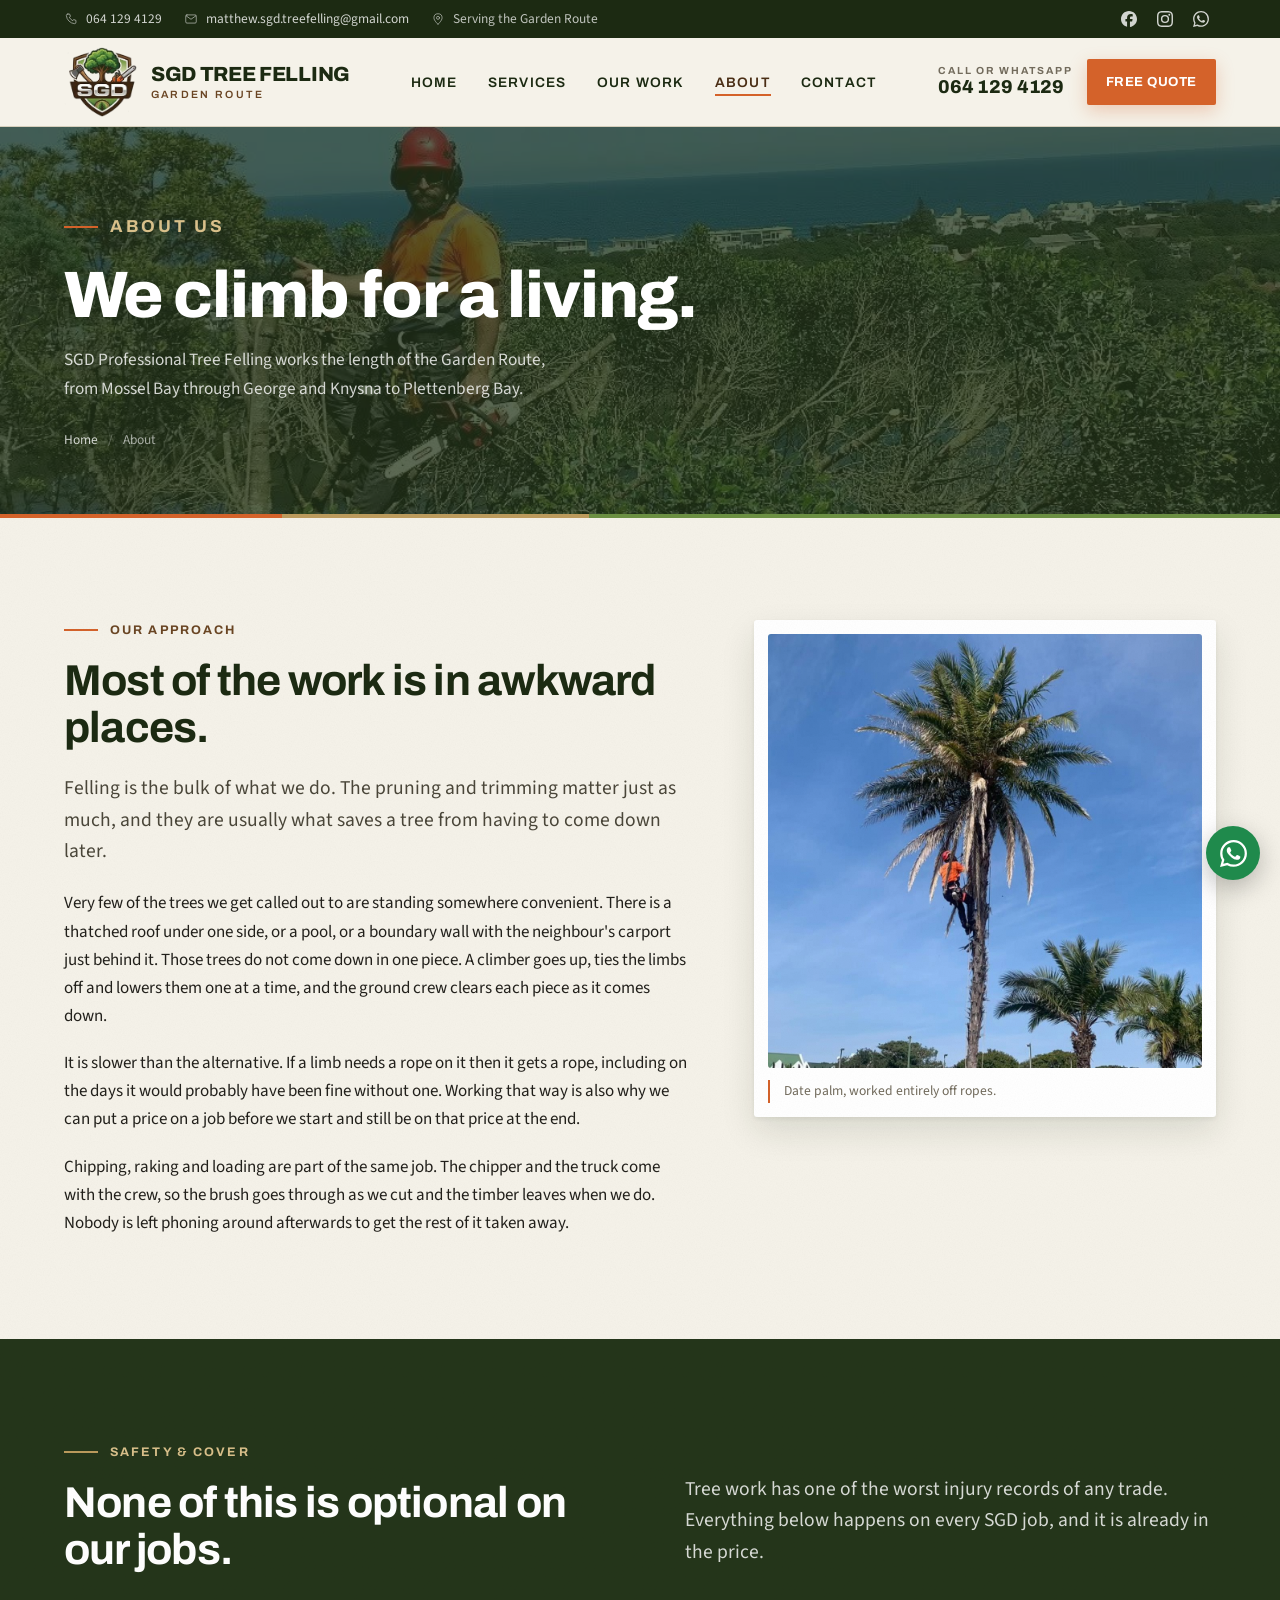
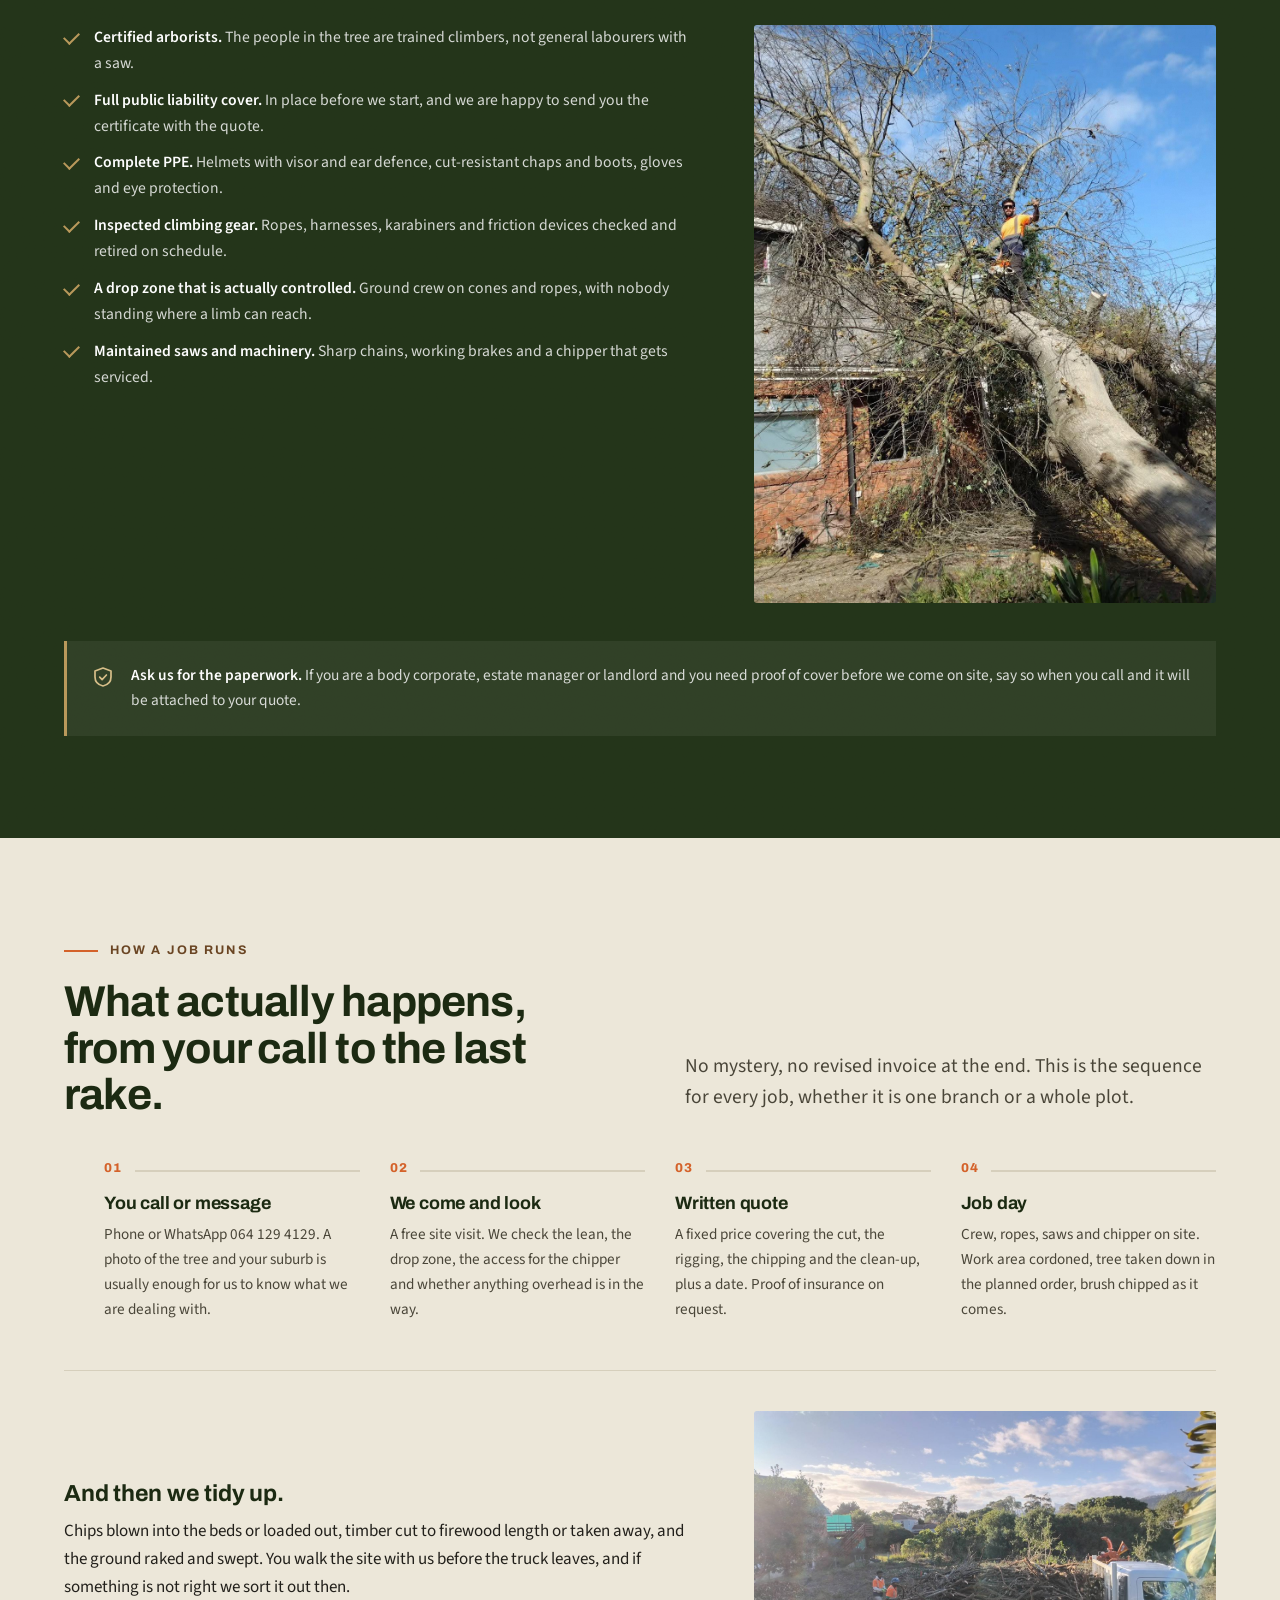
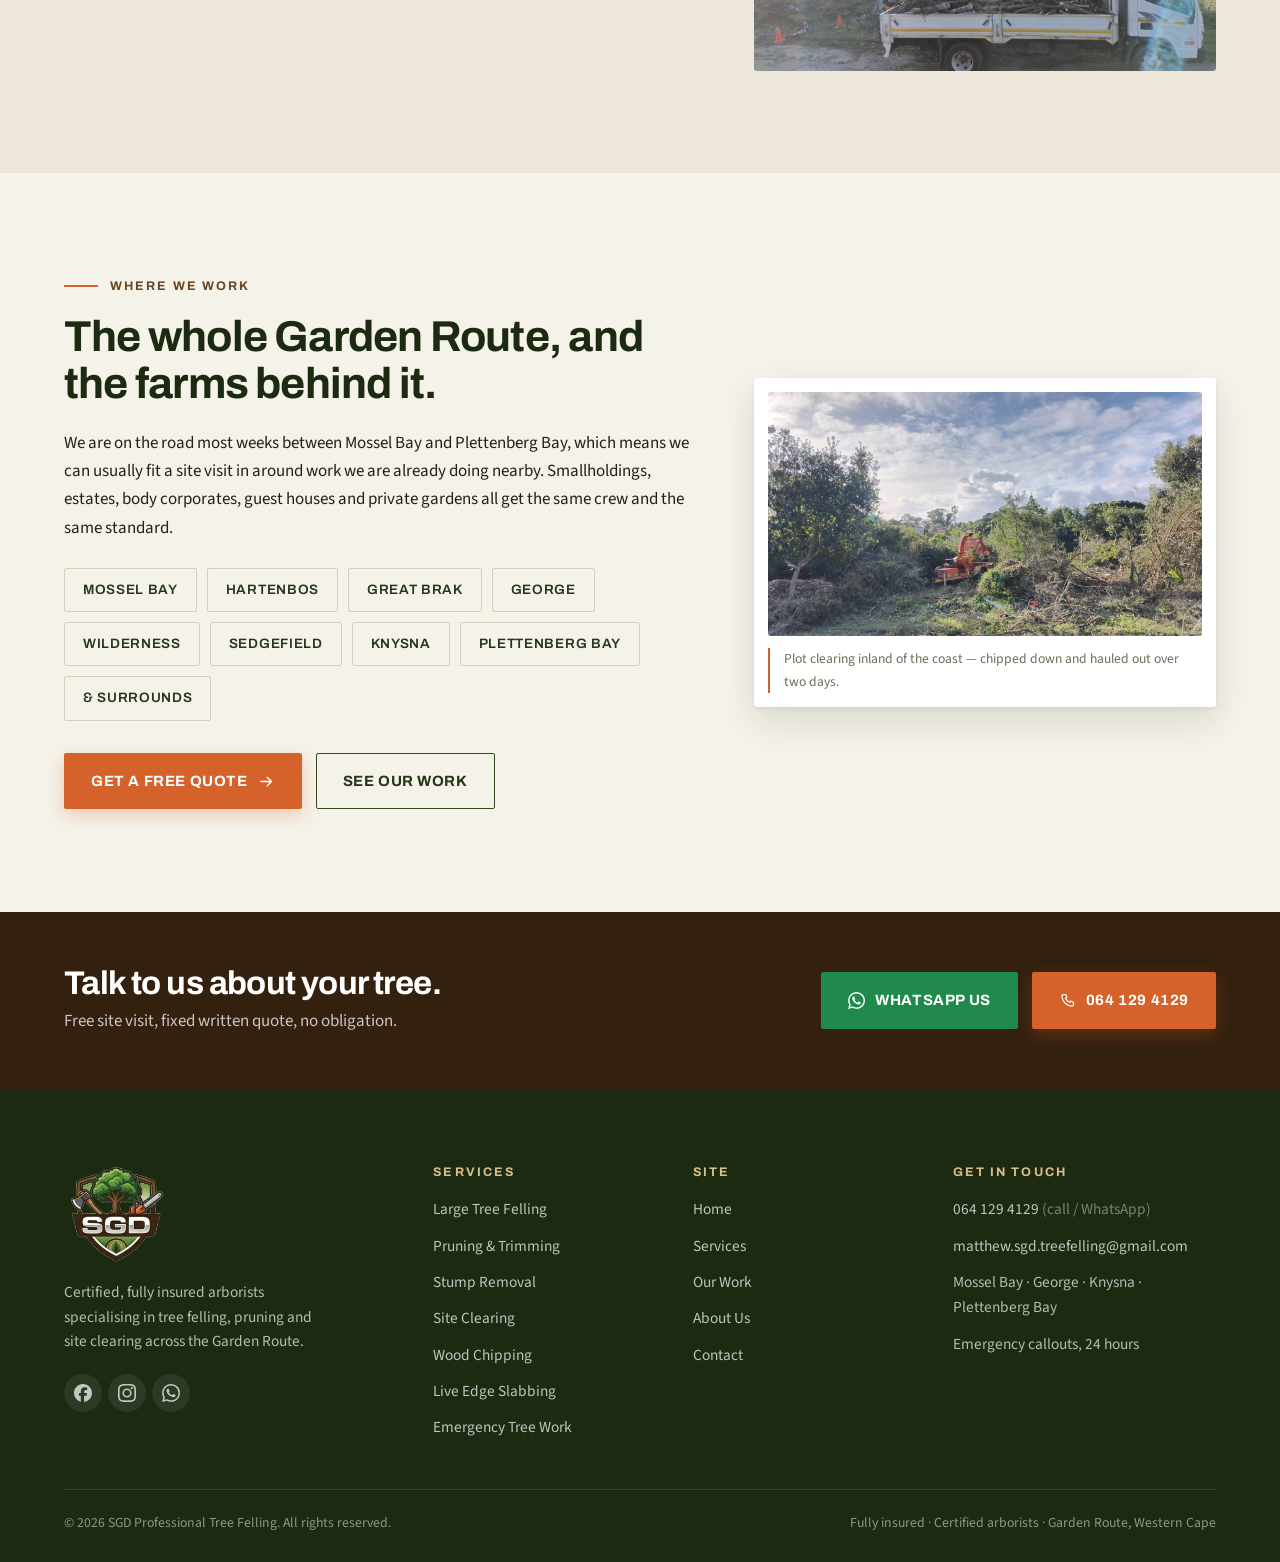
<file: about.html>
<!DOCTYPE html>
<html lang="en-ZA">
<head>
<meta charset="utf-8">
<!-- Google tag (gtag.js) -->
<script async src="https://www.googletagmanager.com/gtag/js?id=G-F1MD1EY6XT"></script>
<script>
  window.dataLayer = window.dataLayer || [];
  function gtag(){dataLayer.push(arguments);}
  gtag('js', new Date());

  gtag('config', 'G-F1MD1EY6XT');
</script>
<meta name="viewport" content="width=device-width, initial-scale=1">
<title>About SGD Tree Felling | Certified, Insured Arborists on the Garden Route</title>
<meta name="description" content="SGD Professional Tree Felling is a Garden Route tree care outfit built around climbing and rigging work. Certified arborists, fully insured, own chipper and truck, 24/7 emergency callouts.">
<meta name="theme-color" content="#24351a">
<link rel="icon" href="favicon.ico" sizes="any">
<link rel="icon" type="image/png" sizes="96x96" href="assets/img/favicon-96.png">
<link rel="icon" type="image/png" sizes="32x32" href="assets/img/favicon-32.png">
<link rel="apple-touch-icon" href="assets/img/favicon-180.png">
<link rel="canonical" href="https://sgdtreefelling.co.za/about.html">

<meta property="og:type" content="website">
<meta property="og:site_name" content="SGD Professional Tree Felling">
<meta property="og:locale" content="en_ZA">
<meta property="og:url" content="https://sgdtreefelling.co.za/about.html">
<meta property="og:title" content="About SGD Tree Felling &ndash; Garden Route Arborists">
<meta property="og:description" content="A Garden Route tree crew built around climbing and rigging work. Certified arborists, fully insured, own chipper and truck.">
<meta property="og:image" content="https://sgdtreefelling.co.za/assets/img/work/work-palm-climb.jpg">
<meta name="twitter:card" content="summary_large_image">
<link rel="preconnect" href="https://fonts.googleapis.com">
<link rel="preconnect" href="https://fonts.gstatic.com" crossorigin>
<link href="https://fonts.googleapis.com/css2?family=Archivo:wght@500;600;700;800&family=Source+Sans+3:ital,wght@0,400;0,600;1,400&display=swap" rel="stylesheet">
<link rel="stylesheet" href="css/styles.css">
<script>document.documentElement.className += " js";</script>
<script type="application/ld+json">
{
  "@context": "https://schema.org",
  "@type": "BreadcrumbList",
  "itemListElement": [
    { "@type": "ListItem", "position": 1, "name": "Home", "item": "https://sgdtreefelling.co.za/" },
    { "@type": "ListItem", "position": 2, "name": "About", "item": "https://sgdtreefelling.co.za/about.html" }
  ]
}
</script>
</head>
<body>

<a class="skip-link" href="#main">Skip to content</a>

<svg width="0" height="0" style="position:absolute" aria-hidden="true" focusable="false">
  <symbol id="i-phone" viewBox="0 0 24 24" fill="none" stroke="currentColor" stroke-width="1.7" stroke-linecap="round" stroke-linejoin="round">
    <path d="M6.6 3.5h3l1.5 4-2 1.4a12.5 12.5 0 0 0 6 6l1.4-2 4 1.5v3A2.5 2.5 0 0 1 18 20 15.5 15.5 0 0 1 4 6a2.5 2.5 0 0 1 2.6-2.5Z"/>
  </symbol>
  <symbol id="i-mail" viewBox="0 0 24 24" fill="none" stroke="currentColor" stroke-width="1.7" stroke-linecap="round" stroke-linejoin="round">
    <rect x="3" y="5" width="18" height="14" rx="2"/><path d="m3.7 6.6 8.3 5.9 8.3-5.9"/>
  </symbol>
  <symbol id="i-pin" viewBox="0 0 24 24" fill="none" stroke="currentColor" stroke-width="1.7" stroke-linecap="round" stroke-linejoin="round">
    <path d="M12 21s7-6.1 7-11a7 7 0 1 0-14 0c0 4.9 7 11 7 11Z"/><circle cx="12" cy="10" r="2.6"/>
  </symbol>
  <symbol id="i-arrow" viewBox="0 0 24 24" fill="none" stroke="currentColor" stroke-width="1.9" stroke-linecap="round" stroke-linejoin="round">
    <path d="M4 12h15"/><path d="m13 6 6 6-6 6"/>
  </symbol>
  <symbol id="i-shield" viewBox="0 0 24 24" fill="none" stroke="currentColor" stroke-width="1.7" stroke-linecap="round" stroke-linejoin="round">
    <path d="M12 3 20 6v6c0 4.6-3.3 7.9-8 9-4.7-1.1-8-4.4-8-9V6Z"/><path d="m8.7 12.2 2.4 2.4 4.3-4.6"/>
  </symbol>
  <symbol id="i-alert" viewBox="0 0 24 24" fill="none" stroke="currentColor" stroke-width="1.7" stroke-linecap="round" stroke-linejoin="round">
    <path d="M10.3 3.9 2.5 17.4A2 2 0 0 0 4.2 20.4h15.6a2 2 0 0 0 1.7-3L13.7 3.9a2 2 0 0 0-3.4 0Z"/><path d="M12 9v4.2"/><path d="M12 17h.01"/>
  </symbol>
  <symbol id="i-facebook" viewBox="0 0 24 24" fill="currentColor">
    <path d="M9.101 23.691v-7.98H6.627v-3.667h2.474v-1.58c0-4.085 1.848-5.978 5.858-5.978.401 0 .955.042 1.468.103a8.68 8.68 0 0 1 1.141.195v3.325a8.623 8.623 0 0 0-.653-.036 26.805 26.805 0 0 0-.733-.009c-.707 0-1.259.096-1.675.309a1.686 1.686 0 0 0-.679.622c-.258.42-.374.995-.374 1.752v1.297h3.919l-.386 2.103-.287 1.564h-3.246v8.245C19.396 23.238 24 18.179 24 12.044c0-6.627-5.373-12-12-12s-12 5.373-12 12c0 5.628 3.874 10.35 9.101 11.647Z"/>
  </symbol>
  <symbol id="i-instagram" viewBox="0 0 24 24" fill="currentColor">
    <path d="M12 2.16c3.2 0 3.58.01 4.85.07 1.17.05 1.8.25 2.23.41.56.22.96.48 1.38.9.42.42.68.82.9 1.38.16.42.36 1.06.41 2.23.06 1.27.07 1.65.07 4.85s-.01 3.58-.07 4.85c-.05 1.17-.25 1.8-.41 2.23-.22.56-.48.96-.9 1.38-.42.42-.82.68-1.38.9-.42.16-1.06.36-2.23.41-1.27.06-1.65.07-4.85.07s-3.58-.01-4.85-.07c-1.17-.05-1.8-.25-2.23-.41-.56-.22-.96-.48-1.38-.9-.42-.42-.68-.82-.9-1.38-.16-.42-.36-1.06-.41-2.23-.06-1.27-.07-1.65-.07-4.85s.01-3.58.07-4.85c.05-1.17.25-1.8.41-2.23.22-.56.48-.96.9-1.38.42-.42.82-.68 1.38-.9.42-.16 1.06-.36 2.23-.41C8.42 2.17 8.8 2.16 12 2.16M12 0C8.74 0 8.33.01 7.05.07c-1.28.06-2.15.26-2.91.56-.79.31-1.46.72-2.13 1.38C1.35 2.68.94 3.35.63 4.14.33 4.9.13 5.77.07 7.05.01 8.33 0 8.74 0 12s.01 3.67.07 4.95c.06 1.28.26 2.15.56 2.91.31.79.72 1.46 1.38 2.13.67.67 1.34 1.08 2.13 1.38.76.3 1.63.5 2.91.56C8.33 23.99 8.74 24 12 24s3.67-.01 4.95-.07c1.28-.06 2.15-.26 2.91-.56.79-.31 1.46-.72 2.13-1.38.67-.67 1.08-1.34 1.38-2.13.3-.76.5-1.63.56-2.91.06-1.28.07-1.69.07-4.95s-.01-3.67-.07-4.95c-.06-1.28-.26-2.15-.56-2.91-.31-.79-.72-1.46-1.38-2.13C21.32 1.35 20.65.94 19.86.63c-.76-.3-1.63-.5-2.91-.56C15.67.01 15.26 0 12 0Z"/>
    <path d="M12 5.84A6.16 6.16 0 1 0 12 18.16 6.16 6.16 0 0 0 12 5.84ZM12 16a4 4 0 1 1 0-8 4 4 0 0 1 0 8Z"/>
    <circle cx="18.41" cy="5.6" r="1.44"/>
  </symbol>
  <symbol id="i-whatsapp" viewBox="0 0 24 24" fill="currentColor">
    <path d="M17.47 14.38c-.3-.15-1.76-.87-2.03-.97-.27-.1-.47-.15-.67.15-.2.3-.77.97-.94 1.16-.17.2-.35.22-.64.08-.3-.15-1.26-.46-2.39-1.48-.88-.79-1.48-1.76-1.65-2.06-.18-.3-.02-.46.13-.6.13-.14.3-.35.45-.52.15-.18.2-.3.3-.5.1-.2.05-.37-.03-.52-.07-.15-.67-1.61-.92-2.21-.24-.58-.49-.5-.67-.51h-.57c-.2 0-.52.07-.79.37-.27.3-1.04 1.02-1.04 2.48s1.07 2.88 1.21 3.07c.15.2 2.1 3.2 5.08 4.49.71.3 1.26.49 1.69.62.71.23 1.36.2 1.87.12.57-.09 1.76-.72 2.01-1.41.25-.7.25-1.29.17-1.42-.07-.12-.27-.2-.57-.34"/>
    <path d="M20.52 3.49A11.82 11.82 0 0 0 12.05 0C5.5 0 .16 5.34.16 11.89c0 2.1.55 4.14 1.59 5.95L.06 24l6.3-1.65a11.88 11.88 0 0 0 5.69 1.45h.01c6.55 0 11.89-5.34 11.89-11.89 0-3.18-1.24-6.17-3.48-8.42M12.05 21.79h-.01a9.87 9.87 0 0 1-5.03-1.38l-.36-.21-3.74.98 1-3.65-.24-.37a9.86 9.86 0 0 1-1.51-5.26c0-5.45 4.44-9.89 9.89-9.89 2.64 0 5.12 1.03 6.99 2.9a9.83 9.83 0 0 1 2.89 6.99c0 5.45-4.43 9.89-9.88 9.89"/>
  </symbol>
</svg>

<div class="utility-bar">
  <div class="shell">
    <ul class="utility-list">
      <li><svg><use href="#i-phone"></use></svg><a href="tel:+27641294129">064 129 4129</a></li>
      <li><svg><use href="#i-mail"></use></svg><a href="mailto:matthew.sgd.treefelling@gmail.com">matthew.sgd.treefelling@gmail.com</a></li>
      <li><svg><use href="#i-pin"></use></svg><span>Serving the Garden Route</span></li>
    </ul>
    <div class="social-row">
      <a href="https://www.facebook.com/share/18xreDXuV8/" target="_blank" rel="noopener" aria-label="SGD Tree Felling on Facebook"><svg><use href="#i-facebook"></use></svg></a>
      <a href="https://www.instagram.com/sgdtreefelling/" target="_blank" rel="noopener" aria-label="SGD Tree Felling on Instagram"><svg><use href="#i-instagram"></use></svg></a>
      <a href="https://wa.me/27641294129" target="_blank" rel="noopener" aria-label="WhatsApp SGD Tree Felling"><svg><use href="#i-whatsapp"></use></svg></a>
    </div>
  </div>
</div>

<header class="site-header">
  <div class="shell header-inner">
    <a class="brand" href="index.html">
      <img src="assets/img/sgd-logo.png" alt="SGD Professional Tree Felling logo" width="360" height="346">
      <span class="brand-text">
        <span class="brand-name">SGD Tree Felling</span>
        <span class="brand-sub">Garden Route</span>
      </span>
    </a>
    <nav class="primary-nav" id="primary-nav" aria-label="Main">
      <ul>
        <li><a href="index.html">Home</a></li>
        <li><a href="services.html">Services</a></li>
        <li><a href="gallery.html">Our Work</a></li>
        <li><a href="about.html" aria-current="page">About</a></li>
        <li><a href="contact.html">Contact</a></li>
      </ul>
    </nav>
    <div class="header-cta">
      <a class="header-phone" href="tel:+27641294129">
        <span class="label">Call or WhatsApp</span>
        <span class="number">064 129 4129</span>
      </a>
      <a class="btn btn--primary btn--sm" href="contact.html">Free Quote</a>
      <button class="nav-toggle" type="button" aria-expanded="false" aria-controls="primary-nav" aria-label="Open menu"><span></span></button>
    </div>
  </div>
</header>
<div class="nav-backdrop"></div>

<main id="main">

  <section class="page-head">
    <div class="page-head__media">
      <img src="assets/img/work/work-coastal-trim.jpg" alt="" width="1080" height="687">
    </div>
    <div class="shell">
      <p class="eyebrow">About us</p>
      <h1>We climb for a living.</h1>
      <p>SGD Professional Tree Felling works the length of the Garden Route, from Mossel Bay through George and Knysna to Plettenberg Bay.</p>
      <ol class="breadcrumb">
        <li><a href="index.html">Home</a></li>
        <li>About</li>
      </ol>
    </div>
  </section>

  <section class="section grain">
    <div class="shell">
      <div class="split split--wide-left split--top">
        <div data-reveal>
          <p class="eyebrow">Our approach</p>
          <h2>Most of the work is in awkward places.</h2>
          <p class="lede">Felling is the bulk of what we do. The pruning and trimming matter just as much, and they are usually what saves a tree from having to come down later.</p>
          <p>Very few of the trees we get called out to are standing somewhere convenient. There is a thatched roof under one side, or a pool, or a boundary wall with the neighbour's carport just behind it. Those trees do not come down in one piece. A climber goes up, ties the limbs off and lowers them one at a time, and the ground crew clears each piece as it comes down.</p>
          <p>It is slower than the alternative. If a limb needs a rope on it then it gets a rope, including on the days it would probably have been fine without one. Working that way is also why we can put a price on a job before we start and still be on that price at the end.</p>
          <p>Chipping, raking and loading are part of the same job. The chipper and the truck come with the crew, so the brush goes through as we cut and the timber leaves when we do. Nobody is left phoning around afterwards to get the rest of it taken away.</p>
        </div>

        <figure class="figure figure--framed" data-reveal data-reveal-delay="120">
          <img src="assets/img/work/work-palm-climb.jpg" alt="SGD climber working a tall palm on ropes against a blue sky" width="1080" height="1080" loading="lazy">
          <figcaption>Date palm, worked entirely off ropes.</figcaption>
        </figure>
      </div>
    </div>
  </section>

  <section class="section section--dark grain">
    <div class="shell">
      <div class="section-head" data-reveal>
        <div>
          <p class="eyebrow">Safety &amp; cover</p>
          <h2>None of this is optional on our jobs.</h2>
        </div>
        <p class="lede">Tree work has one of the worst injury records of any trade. Everything below happens on every SGD job, and it is already in the price.</p>
      </div>

      <div class="split split--wide-left split--top" data-reveal>
        <ul class="tick-list" style="margin-top:0">
          <li><strong>Certified arborists.</strong> The people in the tree are trained climbers, not general labourers with a saw.</li>
          <li><strong>Full public liability cover.</strong> In place before we start, and we are happy to send you the certificate with the quote.</li>
          <li><strong>Complete PPE.</strong> Helmets with visor and ear defence, cut-resistant chaps and boots, gloves and eye protection.</li>
          <li><strong>Inspected climbing gear.</strong> Ropes, harnesses, karabiners and friction devices checked and retired on schedule.</li>
          <li><strong>A drop zone that is actually controlled.</strong> Ground crew on cones and ropes, with nobody standing where a limb can reach.</li>
          <li><strong>Maintained saws and machinery.</strong> Sharp chains, working brakes and a chipper that gets serviced.</li>
        </ul>
        <div>
          <figure class="figure figure--portrait">
            <img src="assets/img/work/work-large-fell.jpg" alt="SGD arborist on a large trunk that has been lowered clear of a house" width="1080" height="1440" loading="lazy" style="object-position:50% 45%">
          </figure>
        </div>
      </div>

      <div class="emergency-note" style="margin-top:38px" data-reveal>
        <svg><use href="#i-shield"></use></svg>
        <p><strong>Ask us for the paperwork.</strong> If you are a body corporate, estate manager or landlord and you need proof of cover before we come on site, say so when you call and it will be attached to your quote.</p>
      </div>
    </div>
  </section>

  <section class="section section--paper2">
    <div class="shell">
      <div class="section-head" data-reveal>
        <div>
          <p class="eyebrow">How a job runs</p>
          <h2>What actually happens, from your call to the last rake.</h2>
        </div>
        <p class="lede">No mystery, no revised invoice at the end. This is the sequence for every job, whether it is one branch or a whole plot.</p>
      </div>

      <ol class="process" data-reveal>
        <li>
          <h3>You call or message</h3>
          <p>Phone or WhatsApp 064 129 4129. A photo of the tree and your suburb is usually enough for us to know what we are dealing with.</p>
        </li>
        <li>
          <h3>We come and look</h3>
          <p>A free site visit. We check the lean, the drop zone, the access for the chipper and whether anything overhead is in the way.</p>
        </li>
        <li>
          <h3>Written quote</h3>
          <p>A fixed price covering the cut, the rigging, the chipping and the clean-up, plus a date. Proof of insurance on request.</p>
        </li>
        <li>
          <h3>Job day</h3>
          <p>Crew, ropes, saws and chipper on site. Work area cordoned, tree taken down in the planned order, brush chipped as it comes.</p>
        </li>
      </ol>

      <div style="margin-top:48px" data-reveal>
        <hr class="rule">
        <div class="split split--wide-left" style="margin-top:40px">
          <div>
            <h3>And then we tidy up.</h3>
            <p>Chips blown into the beds or loaded out, timber cut to firewood length or taken away, and the ground raked and swept. You walk the site with us before the truck leaves, and if something is not right we sort it out then.</p>
          </div>
          <figure class="figure">
            <img src="assets/img/work/work-removal-truck.jpg" alt="Timber loaded onto the truck with the site cleared behind" width="1400" height="788" loading="lazy">
          </figure>
        </div>
      </div>
    </div>
  </section>

  <section class="section">
    <div class="shell">
      <div class="split split--wide-left">
        <div data-reveal>
          <p class="eyebrow">Where we work</p>
          <h2>The whole Garden Route, and the farms behind it.</h2>
          <p>We are on the road most weeks between Mossel Bay and Plettenberg Bay, which means we can usually fit a site visit in around work we are already doing nearby. Smallholdings, estates, body corporates, guest houses and private gardens all get the same crew and the same standard.</p>
          <ul class="area-list" style="margin-top:26px">
            <li>Mossel Bay</li>
            <li>Hartenbos</li>
            <li>Great Brak</li>
            <li>George</li>
            <li>Wilderness</li>
            <li>Sedgefield</li>
            <li>Knysna</li>
            <li>Plettenberg Bay</li>
            <li>&amp; surrounds</li>
          </ul>
          <div class="btn-row" style="margin-top:32px">
            <a class="btn btn--primary" href="contact.html">Get a free quote <svg><use href="#i-arrow"></use></svg></a>
            <a class="btn btn--outline" href="gallery.html">See our work</a>
          </div>
        </div>
        <figure class="figure figure--framed" data-reveal data-reveal-delay="120">
          <img src="assets/img/work/work-site-clearing.jpg" alt="Chipper working on a Garden Route plot being cleared" width="1400" height="788" loading="lazy">
          <figcaption>Plot clearing inland of the coast &mdash; chipped down and hauled out over two days.</figcaption>
        </figure>
      </div>
    </div>
  </section>

  <section class="cta-strip">
    <div class="shell">
      <div>
        <h2>Talk to us about your tree.</h2>
        <p>Free site visit, fixed written quote, no obligation.</p>
      </div>
      <div class="btn-row">
        <a class="btn btn--whatsapp" href="https://wa.me/27641294129" target="_blank" rel="noopener"><svg><use href="#i-whatsapp"></use></svg> WhatsApp us</a>
        <a class="btn btn--primary" href="tel:+27641294129"><svg><use href="#i-phone"></use></svg> 064 129 4129</a>
      </div>
    </div>
  </section>

</main>

<footer class="site-footer">
  <div class="shell">
    <div class="footer-grid">
      <div class="footer-brand">
        <img src="assets/img/sgd-logo.png" alt="SGD Professional Tree Felling" width="360" height="346" loading="lazy">
        <p>Certified, fully insured arborists specialising in tree felling, pruning and site clearing across the Garden Route.</p>
        <div class="social-row">
          <a href="https://www.facebook.com/share/18xreDXuV8/" target="_blank" rel="noopener" aria-label="Facebook"><svg><use href="#i-facebook"></use></svg></a>
          <a href="https://www.instagram.com/sgdtreefelling/" target="_blank" rel="noopener" aria-label="Instagram"><svg><use href="#i-instagram"></use></svg></a>
          <a href="https://wa.me/27641294129" target="_blank" rel="noopener" aria-label="WhatsApp"><svg><use href="#i-whatsapp"></use></svg></a>
        </div>
      </div>
      <div>
        <h4>Services</h4>
        <ul>
          <li><a href="services.html#felling">Large Tree Felling</a></li>
          <li><a href="services.html#pruning">Pruning &amp; Trimming</a></li>
          <li><a href="services.html#stumps">Stump Removal</a></li>
          <li><a href="services.html#clearing">Site Clearing</a></li>
          <li><a href="services.html#chipping">Wood Chipping</a></li>
          <li><a href="services.html#slabbing">Live Edge Slabbing</a></li>
          <li><a href="services.html#emergency">Emergency Tree Work</a></li>
        </ul>
      </div>
      <div>
        <h4>Site</h4>
        <ul>
          <li><a href="index.html">Home</a></li>
          <li><a href="services.html">Services</a></li>
          <li><a href="gallery.html">Our Work</a></li>
          <li><a href="about.html">About Us</a></li>
          <li><a href="contact.html">Contact</a></li>
        </ul>
      </div>
      <div>
        <h4>Get in touch</h4>
        <ul>
          <li><a href="tel:+27641294129">064 129 4129</a> <span style="opacity:.6">(call / WhatsApp)</span></li>
          <li><a href="mailto:matthew.sgd.treefelling@gmail.com">matthew.sgd.treefelling@gmail.com</a></li>
          <li>Mossel Bay &middot; George &middot; Knysna &middot; Plettenberg Bay</li>
          <li>Emergency callouts, 24 hours</li>
        </ul>
      </div>
    </div>
    <div class="footer-bottom">
      <span>&copy; <span data-year>2026</span> SGD Professional Tree Felling. All rights reserved.</span>
      <span>Fully insured &middot; Certified arborists &middot; Garden Route, Western Cape</span>
    </div>
  </div>
</footer>

<a class="float-wa" href="https://wa.me/27641294129" target="_blank" rel="noopener" aria-label="Chat to SGD Tree Felling on WhatsApp">
  <svg><use href="#i-whatsapp"></use></svg>
</a>

<script src="js/main.js"></script>
</body>
</html>
</file>
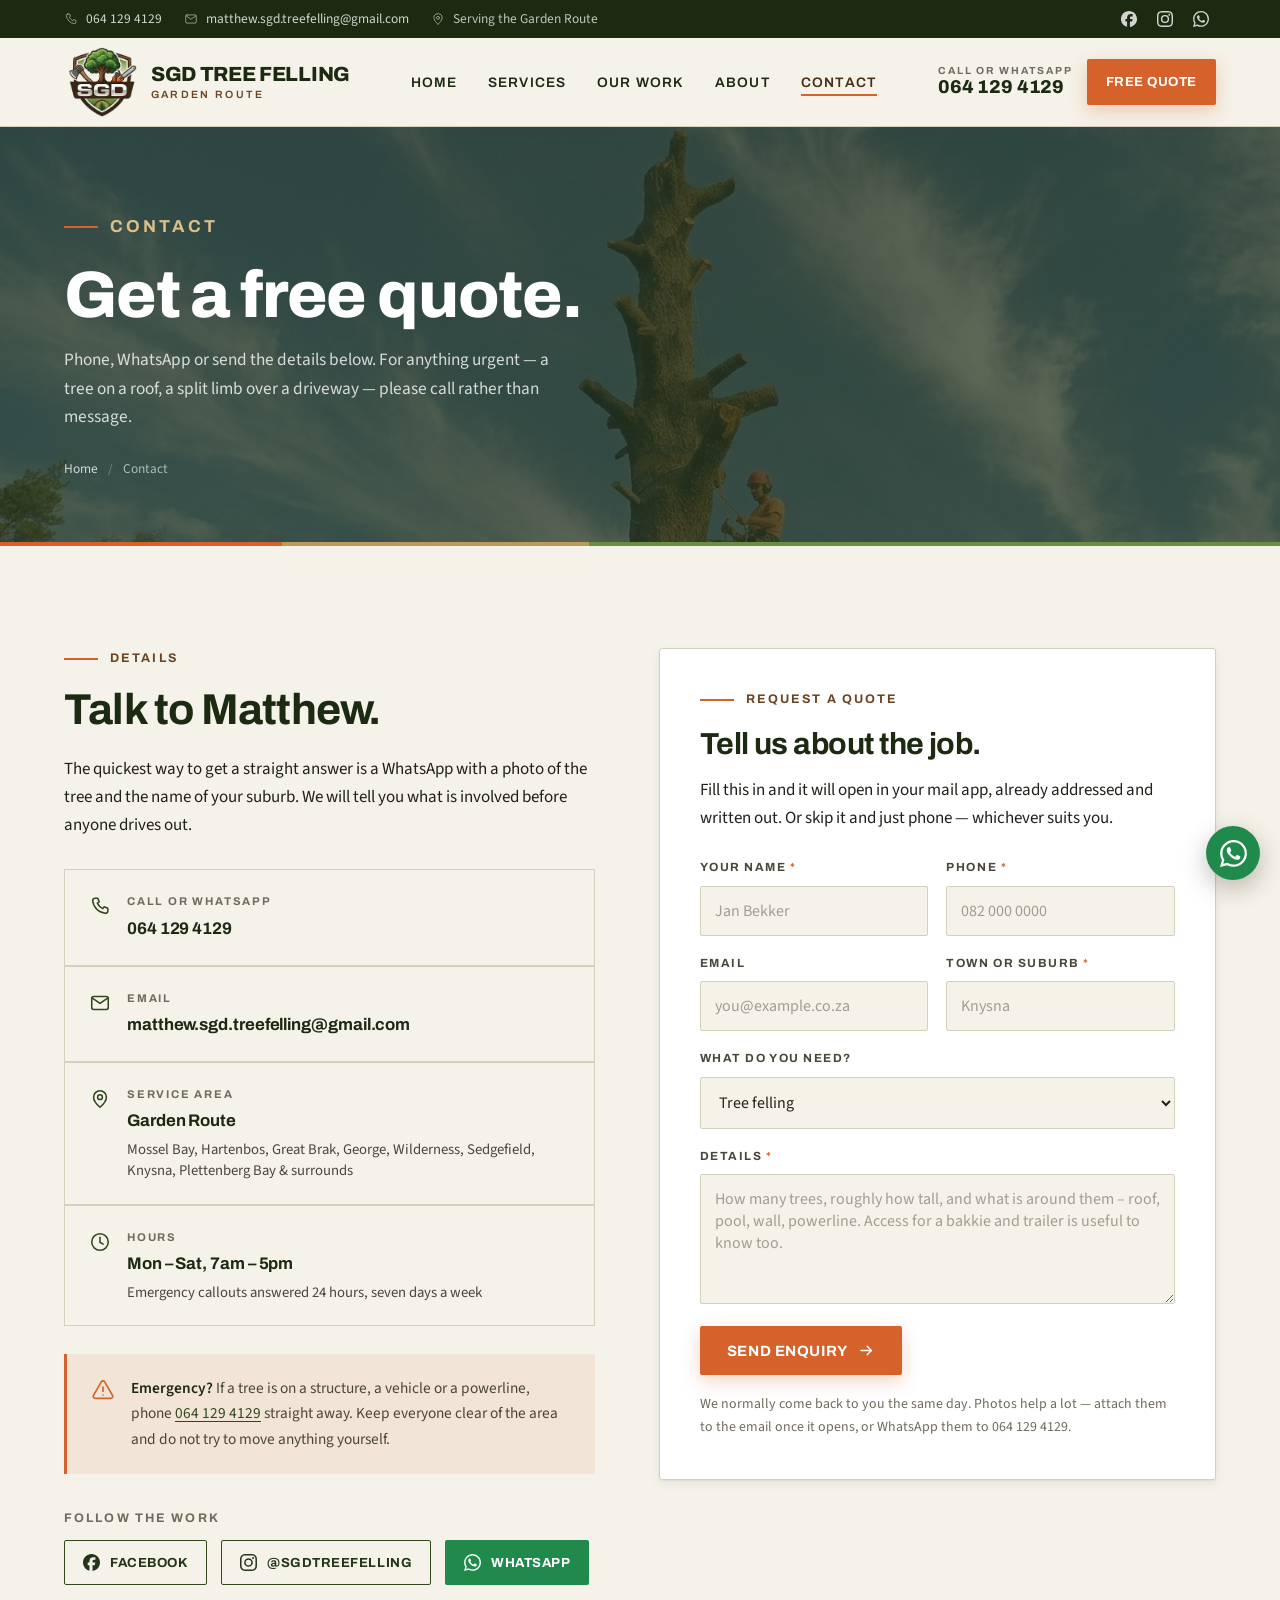
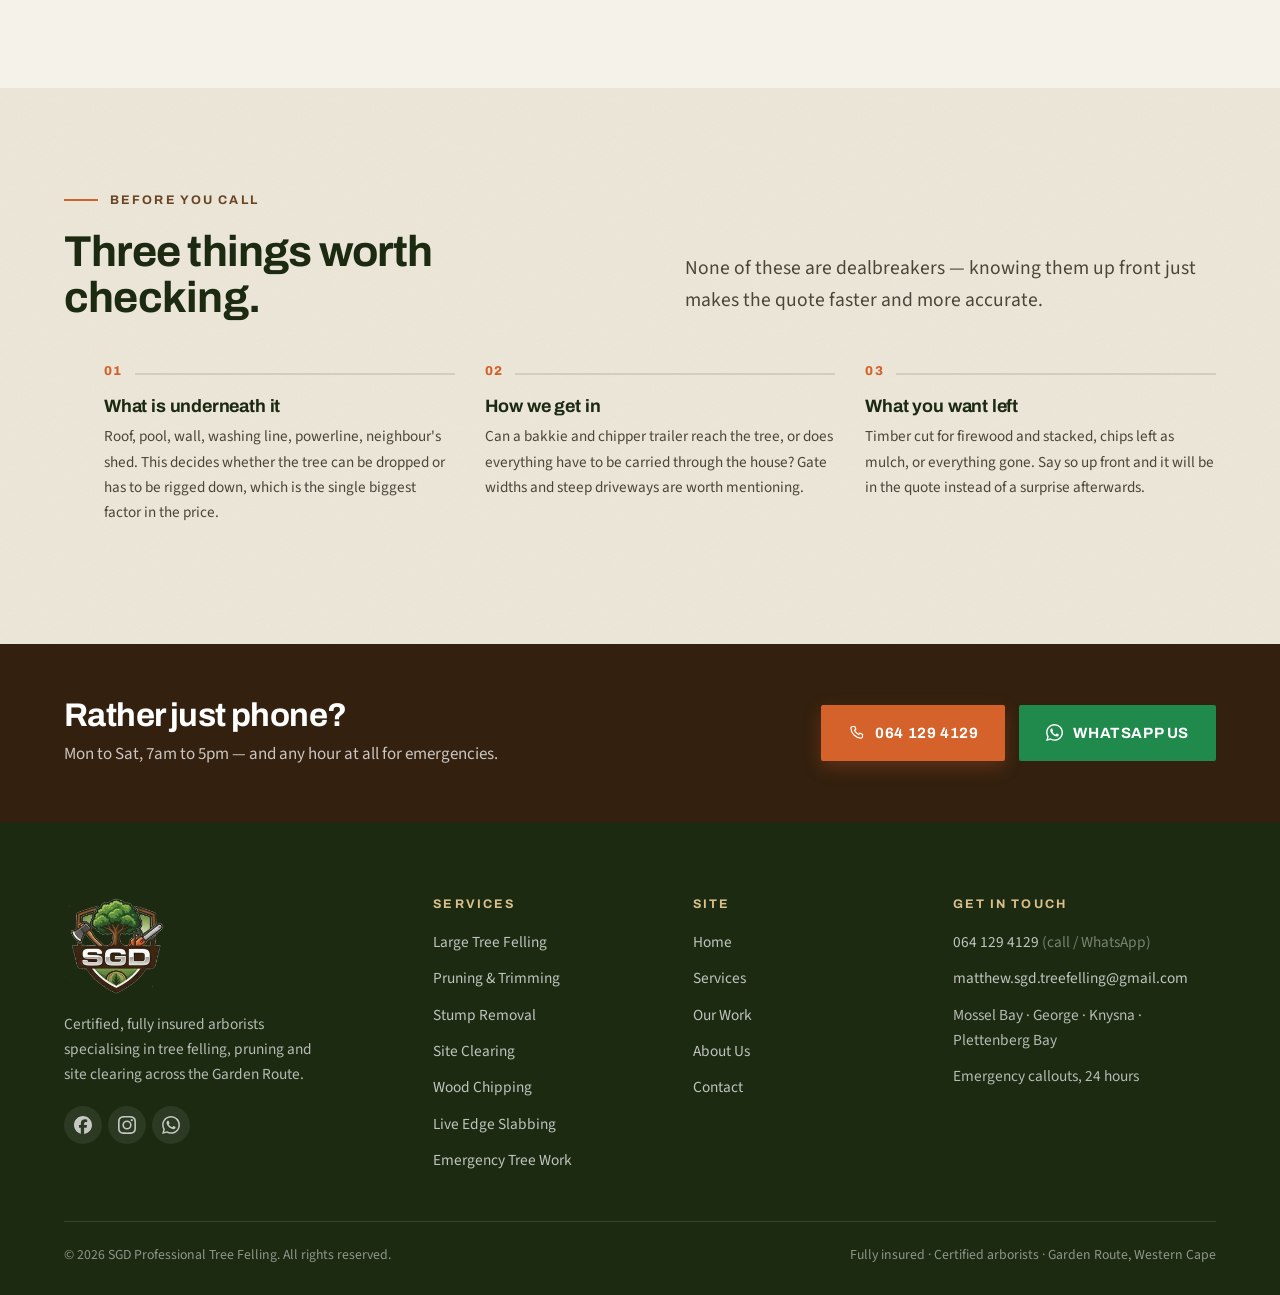
<file: contact.html>
<!DOCTYPE html>
<html lang="en-ZA">
<head>
<meta charset="utf-8">
<!-- Google tag (gtag.js) -->
<script async src="https://www.googletagmanager.com/gtag/js?id=G-F1MD1EY6XT"></script>
<script>
  window.dataLayer = window.dataLayer || [];
  function gtag(){dataLayer.push(arguments);}
  gtag('js', new Date());

  gtag('config', 'G-F1MD1EY6XT');
</script>
<meta name="viewport" content="width=device-width, initial-scale=1">
<title>Contact SGD Tree Felling | Free Quotes &ndash; Mossel Bay, George, Knysna, Plett</title>
<meta name="description" content="Get a free tree felling quote on the Garden Route. Call or WhatsApp 064 129 4129, email matthew.sgd.treefelling@gmail.com, or send us the details of your job. 24/7 emergency callouts.">
<meta name="theme-color" content="#24351a">
<link rel="icon" href="favicon.ico" sizes="any">
<link rel="icon" type="image/png" sizes="96x96" href="assets/img/favicon-96.png">
<link rel="icon" type="image/png" sizes="32x32" href="assets/img/favicon-32.png">
<link rel="apple-touch-icon" href="assets/img/favicon-180.png">
<link rel="canonical" href="https://sgdtreefelling.co.za/contact.html">

<meta property="og:type" content="website">
<meta property="og:site_name" content="SGD Professional Tree Felling">
<meta property="og:locale" content="en_ZA">
<meta property="og:url" content="https://sgdtreefelling.co.za/contact.html">
<meta property="og:title" content="Contact SGD Tree Felling &ndash; Free Quotes">
<meta property="og:description" content="Free tree felling quotes across the Garden Route. Call or WhatsApp 064 129 4129. Emergency callouts answered 24 hours.">
<meta property="og:image" content="https://sgdtreefelling.co.za/assets/img/hero-climber.jpg">
<meta name="twitter:card" content="summary_large_image">
<link rel="preconnect" href="https://fonts.googleapis.com">
<link rel="preconnect" href="https://fonts.gstatic.com" crossorigin>
<link href="https://fonts.googleapis.com/css2?family=Archivo:wght@500;600;700;800&family=Source+Sans+3:ital,wght@0,400;0,600;1,400&display=swap" rel="stylesheet">
<link rel="stylesheet" href="css/styles.css">
<script>document.documentElement.className += " js";</script>
<script type="application/ld+json">
{
  "@context": "https://schema.org",
  "@type": "BreadcrumbList",
  "itemListElement": [
    { "@type": "ListItem", "position": 1, "name": "Home", "item": "https://sgdtreefelling.co.za/" },
    { "@type": "ListItem", "position": 2, "name": "Contact", "item": "https://sgdtreefelling.co.za/contact.html" }
  ]
}
</script>
</head>
<body>

<a class="skip-link" href="#main">Skip to content</a>

<svg width="0" height="0" style="position:absolute" aria-hidden="true" focusable="false">
  <symbol id="i-phone" viewBox="0 0 24 24" fill="none" stroke="currentColor" stroke-width="1.7" stroke-linecap="round" stroke-linejoin="round">
    <path d="M6.6 3.5h3l1.5 4-2 1.4a12.5 12.5 0 0 0 6 6l1.4-2 4 1.5v3A2.5 2.5 0 0 1 18 20 15.5 15.5 0 0 1 4 6a2.5 2.5 0 0 1 2.6-2.5Z"/>
  </symbol>
  <symbol id="i-mail" viewBox="0 0 24 24" fill="none" stroke="currentColor" stroke-width="1.7" stroke-linecap="round" stroke-linejoin="round">
    <rect x="3" y="5" width="18" height="14" rx="2"/><path d="m3.7 6.6 8.3 5.9 8.3-5.9"/>
  </symbol>
  <symbol id="i-pin" viewBox="0 0 24 24" fill="none" stroke="currentColor" stroke-width="1.7" stroke-linecap="round" stroke-linejoin="round">
    <path d="M12 21s7-6.1 7-11a7 7 0 1 0-14 0c0 4.9 7 11 7 11Z"/><circle cx="12" cy="10" r="2.6"/>
  </symbol>
  <symbol id="i-clock" viewBox="0 0 24 24" fill="none" stroke="currentColor" stroke-width="1.7" stroke-linecap="round" stroke-linejoin="round">
    <circle cx="12" cy="12" r="9"/><path d="M12 6.8v5.5l3.4 2"/>
  </symbol>
  <symbol id="i-arrow" viewBox="0 0 24 24" fill="none" stroke="currentColor" stroke-width="1.9" stroke-linecap="round" stroke-linejoin="round">
    <path d="M4 12h15"/><path d="m13 6 6 6-6 6"/>
  </symbol>
  <symbol id="i-alert" viewBox="0 0 24 24" fill="none" stroke="currentColor" stroke-width="1.7" stroke-linecap="round" stroke-linejoin="round">
    <path d="M10.3 3.9 2.5 17.4A2 2 0 0 0 4.2 20.4h15.6a2 2 0 0 0 1.7-3L13.7 3.9a2 2 0 0 0-3.4 0Z"/><path d="M12 9v4.2"/><path d="M12 17h.01"/>
  </symbol>
  <symbol id="i-facebook" viewBox="0 0 24 24" fill="currentColor">
    <path d="M9.101 23.691v-7.98H6.627v-3.667h2.474v-1.58c0-4.085 1.848-5.978 5.858-5.978.401 0 .955.042 1.468.103a8.68 8.68 0 0 1 1.141.195v3.325a8.623 8.623 0 0 0-.653-.036 26.805 26.805 0 0 0-.733-.009c-.707 0-1.259.096-1.675.309a1.686 1.686 0 0 0-.679.622c-.258.42-.374.995-.374 1.752v1.297h3.919l-.386 2.103-.287 1.564h-3.246v8.245C19.396 23.238 24 18.179 24 12.044c0-6.627-5.373-12-12-12s-12 5.373-12 12c0 5.628 3.874 10.35 9.101 11.647Z"/>
  </symbol>
  <symbol id="i-instagram" viewBox="0 0 24 24" fill="currentColor">
    <path d="M12 2.16c3.2 0 3.58.01 4.85.07 1.17.05 1.8.25 2.23.41.56.22.96.48 1.38.9.42.42.68.82.9 1.38.16.42.36 1.06.41 2.23.06 1.27.07 1.65.07 4.85s-.01 3.58-.07 4.85c-.05 1.17-.25 1.8-.41 2.23-.22.56-.48.96-.9 1.38-.42.42-.82.68-1.38.9-.42.16-1.06.36-2.23.41-1.27.06-1.65.07-4.85.07s-3.58-.01-4.85-.07c-1.17-.05-1.8-.25-2.23-.41-.56-.22-.96-.48-1.38-.9-.42-.42-.68-.82-.9-1.38-.16-.42-.36-1.06-.41-2.23-.06-1.27-.07-1.65-.07-4.85s.01-3.58.07-4.85c.05-1.17.25-1.8.41-2.23.22-.56.48-.96.9-1.38.42-.42.82-.68 1.38-.9.42-.16 1.06-.36 2.23-.41C8.42 2.17 8.8 2.16 12 2.16M12 0C8.74 0 8.33.01 7.05.07c-1.28.06-2.15.26-2.91.56-.79.31-1.46.72-2.13 1.38C1.35 2.68.94 3.35.63 4.14.33 4.9.13 5.77.07 7.05.01 8.33 0 8.74 0 12s.01 3.67.07 4.95c.06 1.28.26 2.15.56 2.91.31.79.72 1.46 1.38 2.13.67.67 1.34 1.08 2.13 1.38.76.3 1.63.5 2.91.56C8.33 23.99 8.74 24 12 24s3.67-.01 4.95-.07c1.28-.06 2.15-.26 2.91-.56.79-.31 1.46-.72 2.13-1.38.67-.67 1.08-1.34 1.38-2.13.3-.76.5-1.63.56-2.91.06-1.28.07-1.69.07-4.95s-.01-3.67-.07-4.95c-.06-1.28-.26-2.15-.56-2.91-.31-.79-.72-1.46-1.38-2.13C21.32 1.35 20.65.94 19.86.63c-.76-.3-1.63-.5-2.91-.56C15.67.01 15.26 0 12 0Z"/>
    <path d="M12 5.84A6.16 6.16 0 1 0 12 18.16 6.16 6.16 0 0 0 12 5.84ZM12 16a4 4 0 1 1 0-8 4 4 0 0 1 0 8Z"/>
    <circle cx="18.41" cy="5.6" r="1.44"/>
  </symbol>
  <symbol id="i-whatsapp" viewBox="0 0 24 24" fill="currentColor">
    <path d="M17.47 14.38c-.3-.15-1.76-.87-2.03-.97-.27-.1-.47-.15-.67.15-.2.3-.77.97-.94 1.16-.17.2-.35.22-.64.08-.3-.15-1.26-.46-2.39-1.48-.88-.79-1.48-1.76-1.65-2.06-.18-.3-.02-.46.13-.6.13-.14.3-.35.45-.52.15-.18.2-.3.3-.5.1-.2.05-.37-.03-.52-.07-.15-.67-1.61-.92-2.21-.24-.58-.49-.5-.67-.51h-.57c-.2 0-.52.07-.79.37-.27.3-1.04 1.02-1.04 2.48s1.07 2.88 1.21 3.07c.15.2 2.1 3.2 5.08 4.49.71.3 1.26.49 1.69.62.71.23 1.36.2 1.87.12.57-.09 1.76-.72 2.01-1.41.25-.7.25-1.29.17-1.42-.07-.12-.27-.2-.57-.34"/>
    <path d="M20.52 3.49A11.82 11.82 0 0 0 12.05 0C5.5 0 .16 5.34.16 11.89c0 2.1.55 4.14 1.59 5.95L.06 24l6.3-1.65a11.88 11.88 0 0 0 5.69 1.45h.01c6.55 0 11.89-5.34 11.89-11.89 0-3.18-1.24-6.17-3.48-8.42M12.05 21.79h-.01a9.87 9.87 0 0 1-5.03-1.38l-.36-.21-3.74.98 1-3.65-.24-.37a9.86 9.86 0 0 1-1.51-5.26c0-5.45 4.44-9.89 9.89-9.89 2.64 0 5.12 1.03 6.99 2.9a9.83 9.83 0 0 1 2.89 6.99c0 5.45-4.43 9.89-9.88 9.89"/>
  </symbol>
</svg>

<div class="utility-bar">
  <div class="shell">
    <ul class="utility-list">
      <li><svg><use href="#i-phone"></use></svg><a href="tel:+27641294129">064 129 4129</a></li>
      <li><svg><use href="#i-mail"></use></svg><a href="mailto:matthew.sgd.treefelling@gmail.com">matthew.sgd.treefelling@gmail.com</a></li>
      <li><svg><use href="#i-pin"></use></svg><span>Serving the Garden Route</span></li>
    </ul>
    <div class="social-row">
      <a href="https://www.facebook.com/share/18xreDXuV8/" target="_blank" rel="noopener" aria-label="SGD Tree Felling on Facebook"><svg><use href="#i-facebook"></use></svg></a>
      <a href="https://www.instagram.com/sgdtreefelling/" target="_blank" rel="noopener" aria-label="SGD Tree Felling on Instagram"><svg><use href="#i-instagram"></use></svg></a>
      <a href="https://wa.me/27641294129" target="_blank" rel="noopener" aria-label="WhatsApp SGD Tree Felling"><svg><use href="#i-whatsapp"></use></svg></a>
    </div>
  </div>
</div>

<header class="site-header">
  <div class="shell header-inner">
    <a class="brand" href="index.html">
      <img src="assets/img/sgd-logo.png" alt="SGD Professional Tree Felling logo" width="360" height="346">
      <span class="brand-text">
        <span class="brand-name">SGD Tree Felling</span>
        <span class="brand-sub">Garden Route</span>
      </span>
    </a>
    <nav class="primary-nav" id="primary-nav" aria-label="Main">
      <ul>
        <li><a href="index.html">Home</a></li>
        <li><a href="services.html">Services</a></li>
        <li><a href="gallery.html">Our Work</a></li>
        <li><a href="about.html">About</a></li>
        <li><a href="contact.html" aria-current="page">Contact</a></li>
      </ul>
    </nav>
    <div class="header-cta">
      <a class="header-phone" href="tel:+27641294129">
        <span class="label">Call or WhatsApp</span>
        <span class="number">064 129 4129</span>
      </a>
      <a class="btn btn--primary btn--sm" href="#quote-form">Free Quote</a>
      <button class="nav-toggle" type="button" aria-expanded="false" aria-controls="primary-nav" aria-label="Open menu"><span></span></button>
    </div>
  </div>
</header>
<div class="nav-backdrop"></div>

<main id="main">

  <section class="page-head">
    <div class="page-head__media">
      <img src="assets/img/hero-climber.jpg" alt="" width="1400" height="728">
    </div>
    <div class="shell">
      <p class="eyebrow">Contact</p>
      <h1>Get a free quote.</h1>
      <p>Phone, WhatsApp or send the details below. For anything urgent &mdash; a tree on a roof, a split limb over a driveway &mdash; please call rather than message.</p>
      <ol class="breadcrumb">
        <li><a href="index.html">Home</a></li>
        <li>Contact</li>
      </ol>
    </div>
  </section>

  <section class="section">
    <div class="shell">
      <div class="contact-layout">

        <div data-reveal>
          <p class="eyebrow">Details</p>
          <h2>Talk to Matthew.</h2>
          <p style="margin-bottom:30px">The quickest way to get a straight answer is a WhatsApp with a photo of the tree and the name of your suburb. We will tell you what is involved before anyone drives out.</p>

          <ul class="contact-list">
            <li>
              <svg><use href="#i-phone"></use></svg>
              <div>
                <span class="k">Call or WhatsApp</span>
                <a class="v" href="tel:+27641294129">064 129 4129</a>
              </div>
            </li>
            <li>
              <svg><use href="#i-mail"></use></svg>
              <div>
                <span class="k">Email</span>
                <a class="v" href="mailto:matthew.sgd.treefelling@gmail.com">matthew.sgd.treefelling@gmail.com</a>
              </div>
            </li>
            <li>
              <svg><use href="#i-pin"></use></svg>
              <div>
                <span class="k">Service area</span>
                <span class="v">Garden Route</span>
                <span class="v-sub">Mossel Bay, Hartenbos, Great Brak, George, Wilderness, Sedgefield, Knysna, Plettenberg Bay &amp; surrounds</span>
              </div>
            </li>
            <li>
              <svg><use href="#i-clock"></use></svg>
              <div>
                <span class="k">Hours</span>
                <span class="v">Mon &ndash; Sat, 7am &ndash; 5pm</span>
                <span class="v-sub">Emergency callouts answered 24 hours, seven days a week</span>
              </div>
            </li>
          </ul>

          <div class="emergency-note" style="margin-top:28px">
            <svg><use href="#i-alert"></use></svg>
            <p><strong>Emergency?</strong> If a tree is on a structure, a vehicle or a powerline, phone <a href="tel:+27641294129">064 129 4129</a> straight away. Keep everyone clear of the area and do not try to move anything yourself.</p>
          </div>

          <h4 style="margin-top:38px;font-family:var(--font-display);font-size:.78rem;letter-spacing:.17em;text-transform:uppercase;color:var(--muted)">Follow the work</h4>
          <div class="btn-row" style="margin-top:14px">
            <a class="btn btn--outline btn--sm" href="https://www.facebook.com/share/18xreDXuV8/" target="_blank" rel="noopener"><svg><use href="#i-facebook"></use></svg> Facebook</a>
            <a class="btn btn--outline btn--sm" href="https://www.instagram.com/sgdtreefelling/" target="_blank" rel="noopener"><svg><use href="#i-instagram"></use></svg> @sgdtreefelling</a>
            <a class="btn btn--whatsapp btn--sm" href="https://wa.me/27641294129" target="_blank" rel="noopener"><svg><use href="#i-whatsapp"></use></svg> WhatsApp</a>
          </div>
        </div>

        <div class="form-card" id="quote-form" data-reveal data-reveal-delay="100">
          <p class="eyebrow">Request a quote</p>
          <h2 style="font-size:clamp(1.5rem,2.4vw,1.9rem)">Tell us about the job.</h2>
          <p style="margin-bottom:26px">Fill this in and it will open in your mail app, already addressed and written out. Or skip it and just phone &mdash; whichever suits you.</p>

          <form data-mail-form data-mail-to="matthew.sgd.treefelling@gmail.com" novalidate>
            <div class="form-grid">
              <div class="field">
                <label for="f-name">Your name <span class="req">*</span></label>
                <input id="f-name" name="name" type="text" autocomplete="name" required placeholder="Jan Bekker">
              </div>
              <div class="field">
                <label for="f-phone">Phone <span class="req">*</span></label>
                <input id="f-phone" name="phone" type="tel" autocomplete="tel" required placeholder="082 000 0000">
              </div>
              <div class="field">
                <label for="f-email">Email</label>
                <input id="f-email" name="email" type="email" autocomplete="email" placeholder="you@example.co.za">
              </div>
              <div class="field">
                <label for="f-town">Town or suburb <span class="req">*</span></label>
                <input id="f-town" name="town" type="text" required placeholder="Knysna">
              </div>
              <div class="field field--full">
                <label for="f-service">What do you need?</label>
                <select id="f-service" name="service">
                  <option>Tree felling</option>
                  <option>Pruning &amp; trimming</option>
                  <option>Stump removal</option>
                  <option>Site or plot clearing</option>
                  <option>Wood chipping / chipper hire</option>
                  <option>Live edge slabbing</option>
                  <option>Emergency tree work</option>
                  <option>Not sure &ndash; please advise</option>
                </select>
              </div>
              <div class="field field--full">
                <label for="f-message">Details <span class="req">*</span></label>
                <textarea id="f-message" name="message" required placeholder="How many trees, roughly how tall, and what is around them &ndash; roof, pool, wall, powerline. Access for a bakkie and trailer is useful to know too."></textarea>
              </div>
            </div>

            <div class="btn-row" style="margin-top:22px">
              <button class="btn btn--primary" type="submit">Send enquiry <svg><use href="#i-arrow"></use></svg></button>
            </div>

            <p class="form-note">We normally come back to you the same day. Photos help a lot &mdash; attach them to the email once it opens, or WhatsApp them to 064 129 4129.</p>
            <p class="form-status">Your email app should have opened with the enquiry ready to send. If nothing happened, email us directly at <a href="mailto:matthew.sgd.treefelling@gmail.com">matthew.sgd.treefelling@gmail.com</a>.</p>
          </form>
        </div>

      </div>
    </div>
  </section>

  <section class="section section--paper2 grain">
    <div class="shell">
      <div class="section-head" data-reveal>
        <div>
          <p class="eyebrow">Before you call</p>
          <h2>Three things worth checking.</h2>
        </div>
        <p class="lede">None of these are dealbreakers &mdash; knowing them up front just makes the quote faster and more accurate.</p>
      </div>

      <ol class="process process--3up" data-reveal>
        <li>
          <h3>What is underneath it</h3>
          <p>Roof, pool, wall, washing line, powerline, neighbour's shed. This decides whether the tree can be dropped or has to be rigged down, which is the single biggest factor in the price.</p>
        </li>
        <li>
          <h3>How we get in</h3>
          <p>Can a bakkie and chipper trailer reach the tree, or does everything have to be carried through the house? Gate widths and steep driveways are worth mentioning.</p>
        </li>
        <li>
          <h3>What you want left</h3>
          <p>Timber cut for firewood and stacked, chips left as mulch, or everything gone. Say so up front and it will be in the quote instead of a surprise afterwards.</p>
        </li>
      </ol>
    </div>
  </section>

  <section class="cta-strip">
    <div class="shell">
      <div>
        <h2>Rather just phone?</h2>
        <p>Mon to Sat, 7am to 5pm &mdash; and any hour at all for emergencies.</p>
      </div>
      <div class="btn-row">
        <a class="btn btn--primary" href="tel:+27641294129"><svg><use href="#i-phone"></use></svg> 064 129 4129</a>
        <a class="btn btn--whatsapp" href="https://wa.me/27641294129" target="_blank" rel="noopener"><svg><use href="#i-whatsapp"></use></svg> WhatsApp us</a>
      </div>
    </div>
  </section>

</main>

<footer class="site-footer">
  <div class="shell">
    <div class="footer-grid">
      <div class="footer-brand">
        <img src="assets/img/sgd-logo.png" alt="SGD Professional Tree Felling" width="360" height="346" loading="lazy">
        <p>Certified, fully insured arborists specialising in tree felling, pruning and site clearing across the Garden Route.</p>
        <div class="social-row">
          <a href="https://www.facebook.com/share/18xreDXuV8/" target="_blank" rel="noopener" aria-label="Facebook"><svg><use href="#i-facebook"></use></svg></a>
          <a href="https://www.instagram.com/sgdtreefelling/" target="_blank" rel="noopener" aria-label="Instagram"><svg><use href="#i-instagram"></use></svg></a>
          <a href="https://wa.me/27641294129" target="_blank" rel="noopener" aria-label="WhatsApp"><svg><use href="#i-whatsapp"></use></svg></a>
        </div>
      </div>
      <div>
        <h4>Services</h4>
        <ul>
          <li><a href="services.html#felling">Large Tree Felling</a></li>
          <li><a href="services.html#pruning">Pruning &amp; Trimming</a></li>
          <li><a href="services.html#stumps">Stump Removal</a></li>
          <li><a href="services.html#clearing">Site Clearing</a></li>
          <li><a href="services.html#chipping">Wood Chipping</a></li>
          <li><a href="services.html#slabbing">Live Edge Slabbing</a></li>
          <li><a href="services.html#emergency">Emergency Tree Work</a></li>
        </ul>
      </div>
      <div>
        <h4>Site</h4>
        <ul>
          <li><a href="index.html">Home</a></li>
          <li><a href="services.html">Services</a></li>
          <li><a href="gallery.html">Our Work</a></li>
          <li><a href="about.html">About Us</a></li>
          <li><a href="contact.html">Contact</a></li>
        </ul>
      </div>
      <div>
        <h4>Get in touch</h4>
        <ul>
          <li><a href="tel:+27641294129">064 129 4129</a> <span style="opacity:.6">(call / WhatsApp)</span></li>
          <li><a href="mailto:matthew.sgd.treefelling@gmail.com">matthew.sgd.treefelling@gmail.com</a></li>
          <li>Mossel Bay &middot; George &middot; Knysna &middot; Plettenberg Bay</li>
          <li>Emergency callouts, 24 hours</li>
        </ul>
      </div>
    </div>
    <div class="footer-bottom">
      <span>&copy; <span data-year>2026</span> SGD Professional Tree Felling. All rights reserved.</span>
      <span>Fully insured &middot; Certified arborists &middot; Garden Route, Western Cape</span>
    </div>
  </div>
</footer>

<a class="float-wa" href="https://wa.me/27641294129" target="_blank" rel="noopener" aria-label="Chat to SGD Tree Felling on WhatsApp">
  <svg><use href="#i-whatsapp"></use></svg>
</a>

<script src="js/main.js"></script>
</body>
</html>
</file>
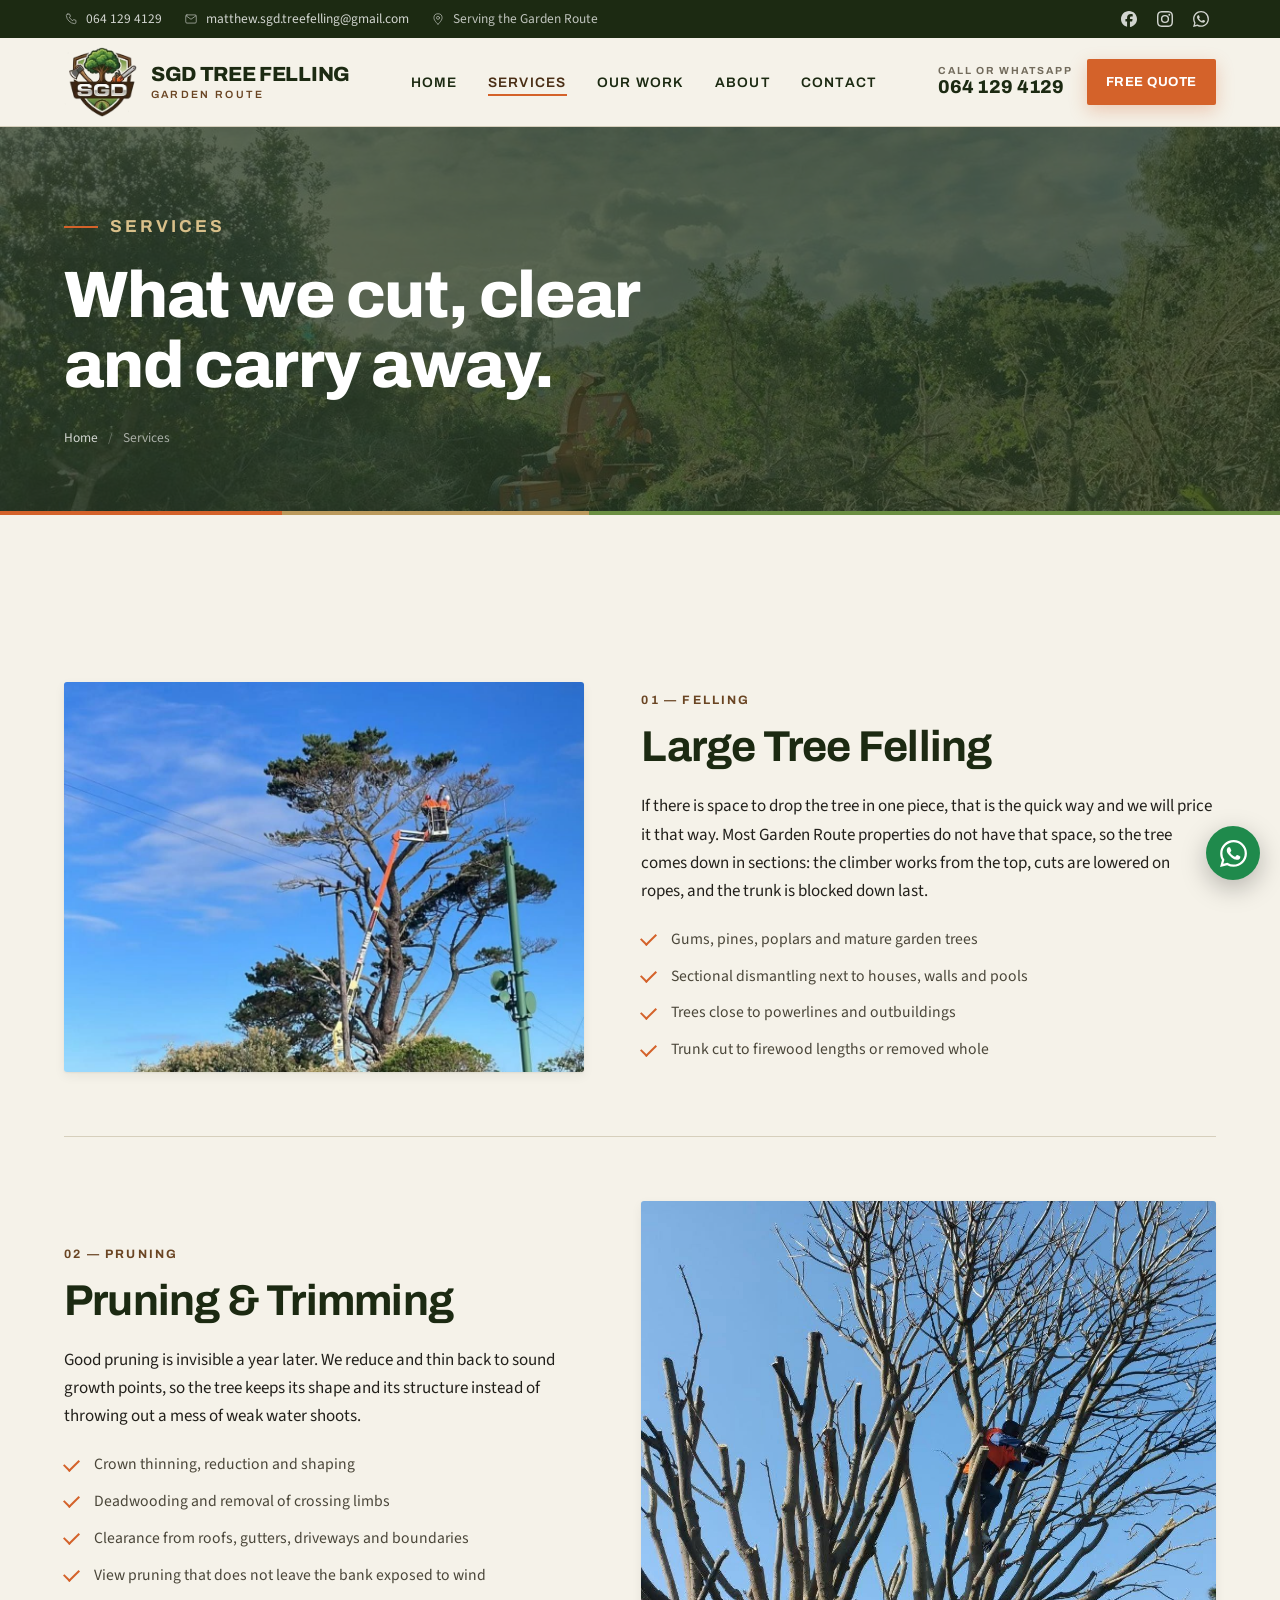
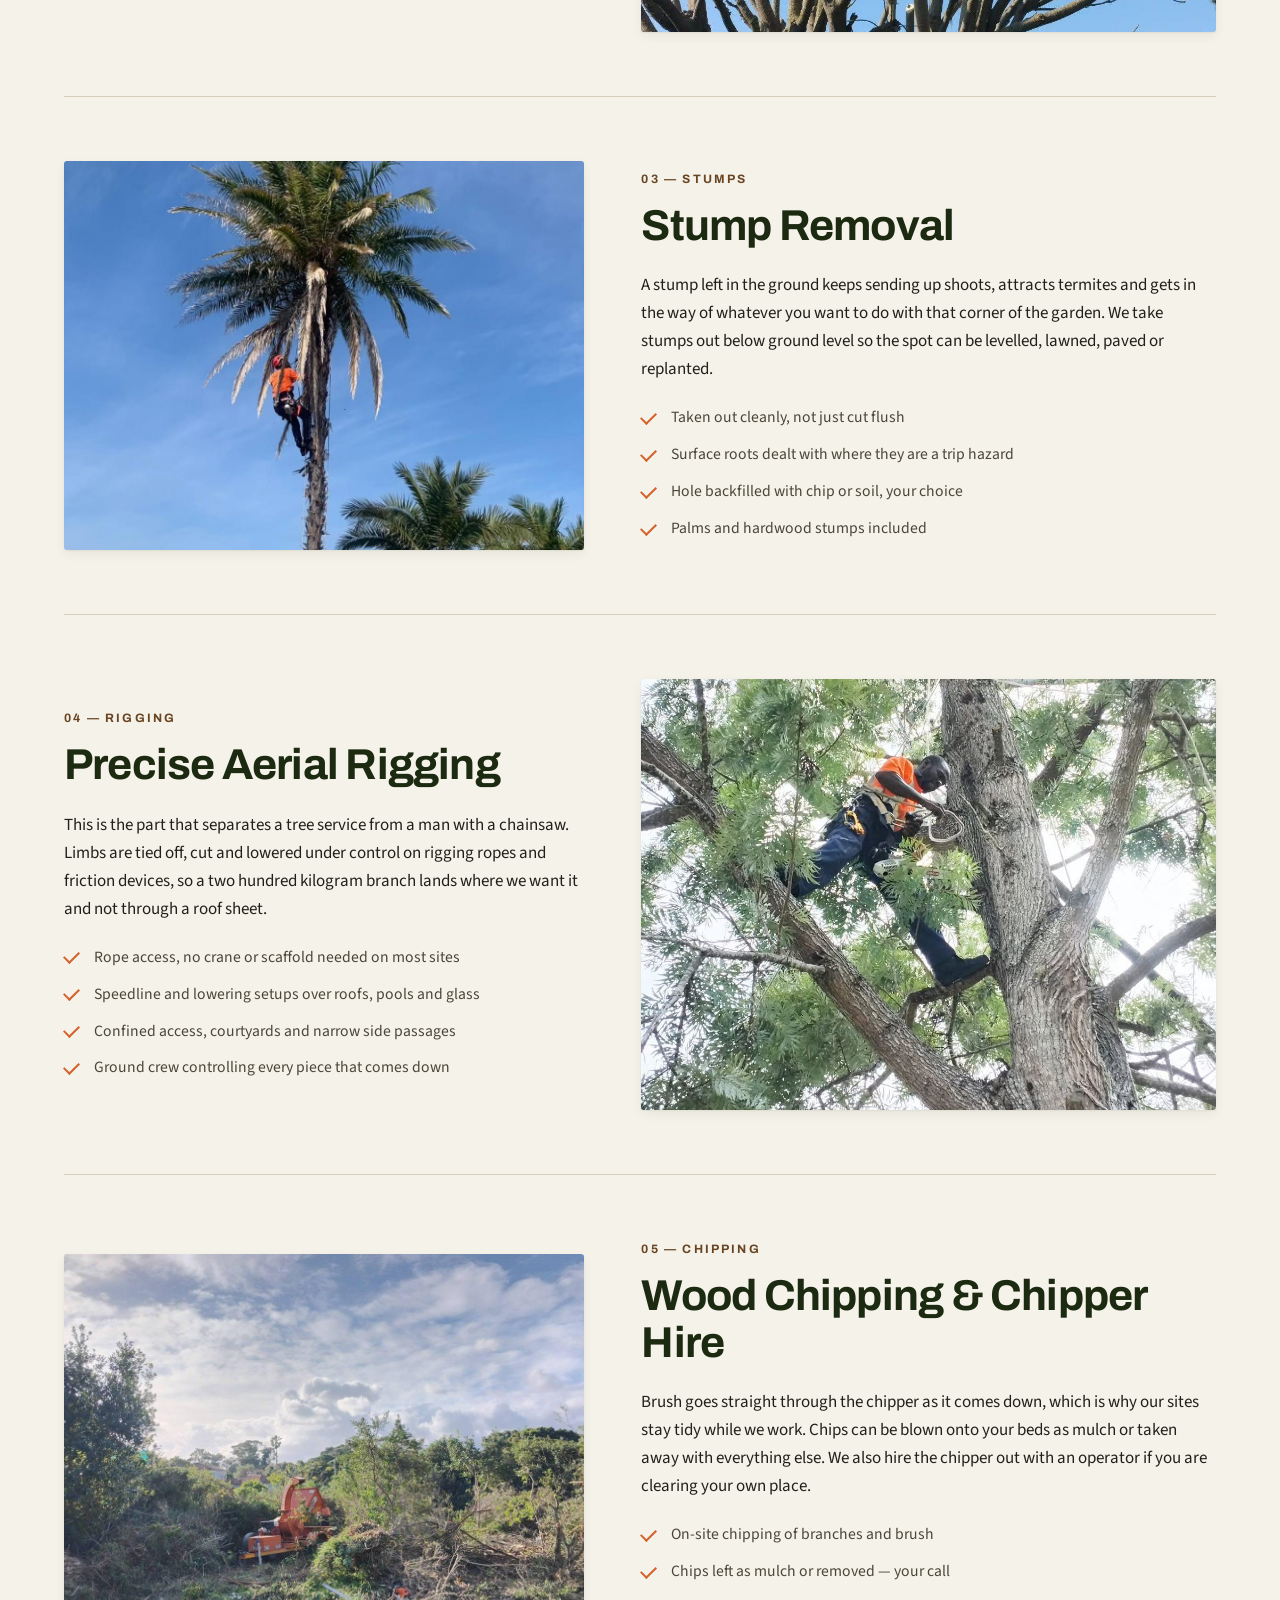
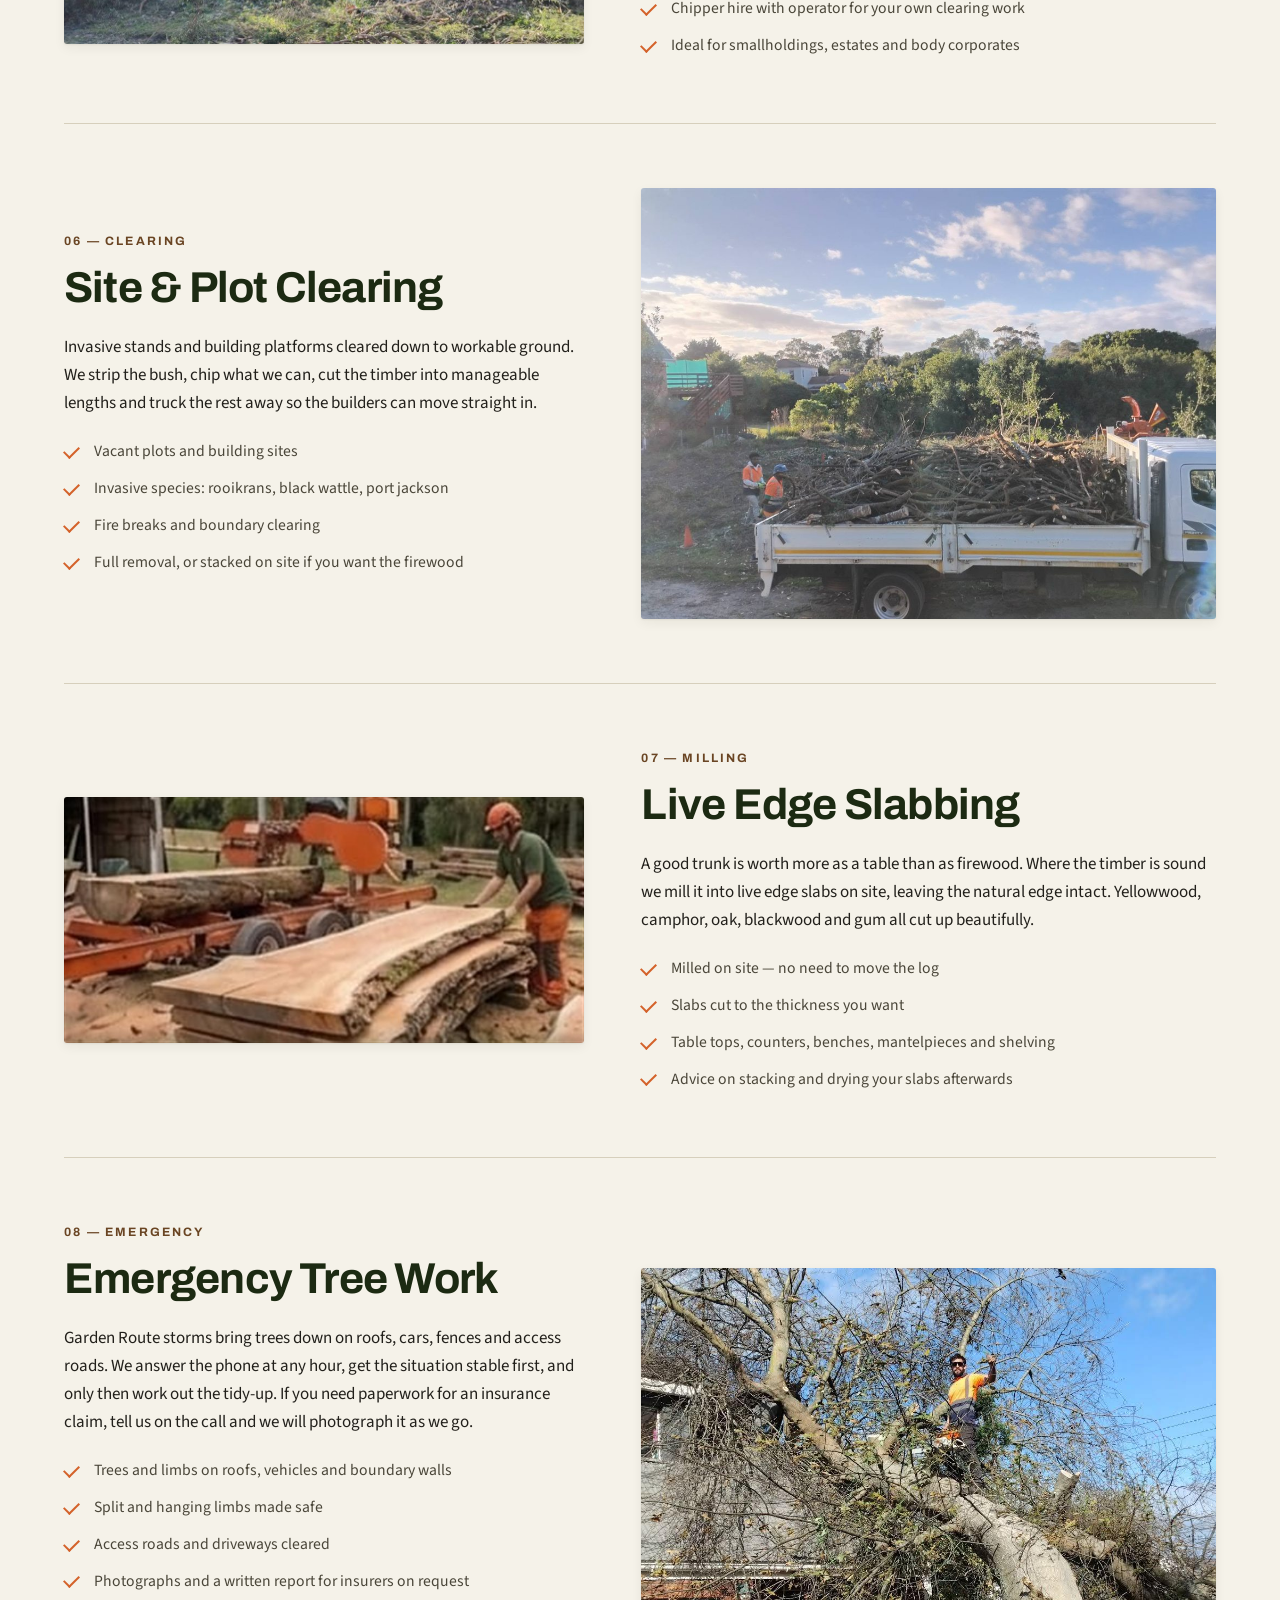
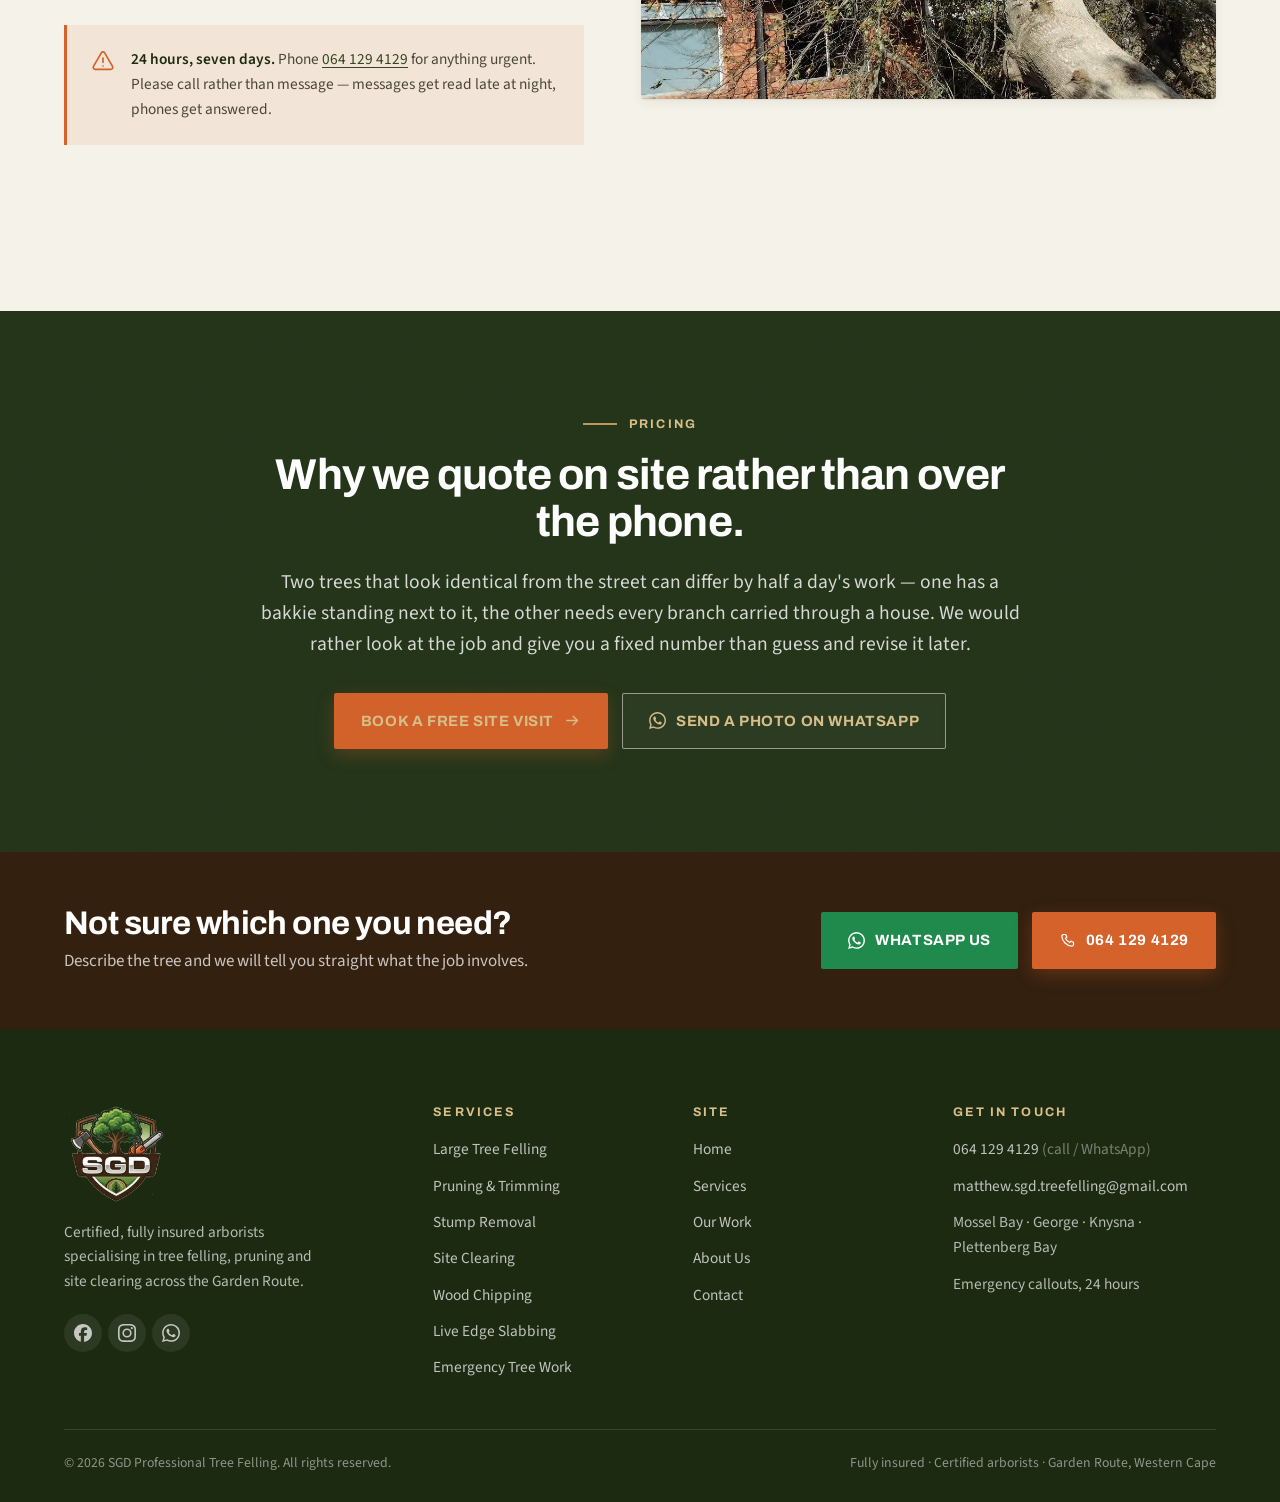
<file: services.html>
<!DOCTYPE html>
<html lang="en-ZA">
<head>
<meta charset="utf-8">
<!-- Google tag (gtag.js) -->
<script async src="https://www.googletagmanager.com/gtag/js?id=G-F1MD1EY6XT"></script>
<script>
  window.dataLayer = window.dataLayer || [];
  function gtag(){dataLayer.push(arguments);}
  gtag('js', new Date());

  gtag('config', 'G-F1MD1EY6XT');
</script>
<meta name="viewport" content="width=device-width, initial-scale=1">
<title>Tree Felling, Pruning &amp; Stump Removal Services | SGD Tree Felling Garden Route</title>
<meta name="description" content="Large tree felling, pruning and trimming, stump removal, aerial rigging, site clearing, wood chipping, chipper hire, live edge slabbing and 24/7 emergency tree work across the Garden Route.">
<meta name="theme-color" content="#24351a">
<link rel="icon" href="favicon.ico" sizes="any">
<link rel="icon" type="image/png" sizes="96x96" href="assets/img/favicon-96.png">
<link rel="icon" type="image/png" sizes="32x32" href="assets/img/favicon-32.png">
<link rel="apple-touch-icon" href="assets/img/favicon-180.png">
<link rel="canonical" href="https://sgdtreefelling.co.za/services.html">

<meta property="og:type" content="website">
<meta property="og:site_name" content="SGD Professional Tree Felling">
<meta property="og:locale" content="en_ZA">
<meta property="og:url" content="https://sgdtreefelling.co.za/services.html">
<meta property="og:title" content="Tree Services on the Garden Route &ndash; SGD Tree Felling">
<meta property="og:description" content="Large tree felling, pruning and trimming, stump removal, aerial rigging, site clearing, wood chipping, live edge slabbing and emergency tree work.">
<meta property="og:image" content="https://sgdtreefelling.co.za/assets/img/work/work-large-tree-felling.jpg">
<meta name="twitter:card" content="summary_large_image">
<link rel="preconnect" href="https://fonts.googleapis.com">
<link rel="preconnect" href="https://fonts.gstatic.com" crossorigin>
<link href="https://fonts.googleapis.com/css2?family=Archivo:wght@500;600;700;800&family=Source+Sans+3:ital,wght@0,400;0,600;1,400&display=swap" rel="stylesheet">
<link rel="stylesheet" href="css/styles.css">
<script>document.documentElement.className += " js";</script>
<script type="application/ld+json">
{
  "@context": "https://schema.org",
  "@type": "BreadcrumbList",
  "itemListElement": [
    { "@type": "ListItem", "position": 1, "name": "Home", "item": "https://sgdtreefelling.co.za/" },
    { "@type": "ListItem", "position": 2, "name": "Services", "item": "https://sgdtreefelling.co.za/services.html" }
  ]
}
</script>
</head>
<body>

<a class="skip-link" href="#main">Skip to content</a>

<svg width="0" height="0" style="position:absolute" aria-hidden="true" focusable="false">
  <symbol id="i-phone" viewBox="0 0 24 24" fill="none" stroke="currentColor" stroke-width="1.7" stroke-linecap="round" stroke-linejoin="round">
    <path d="M6.6 3.5h3l1.5 4-2 1.4a12.5 12.5 0 0 0 6 6l1.4-2 4 1.5v3A2.5 2.5 0 0 1 18 20 15.5 15.5 0 0 1 4 6a2.5 2.5 0 0 1 2.6-2.5Z"/>
  </symbol>
  <symbol id="i-mail" viewBox="0 0 24 24" fill="none" stroke="currentColor" stroke-width="1.7" stroke-linecap="round" stroke-linejoin="round">
    <rect x="3" y="5" width="18" height="14" rx="2"/><path d="m3.7 6.6 8.3 5.9 8.3-5.9"/>
  </symbol>
  <symbol id="i-pin" viewBox="0 0 24 24" fill="none" stroke="currentColor" stroke-width="1.7" stroke-linecap="round" stroke-linejoin="round">
    <path d="M12 21s7-6.1 7-11a7 7 0 1 0-14 0c0 4.9 7 11 7 11Z"/><circle cx="12" cy="10" r="2.6"/>
  </symbol>
  <symbol id="i-arrow" viewBox="0 0 24 24" fill="none" stroke="currentColor" stroke-width="1.9" stroke-linecap="round" stroke-linejoin="round">
    <path d="M4 12h15"/><path d="m13 6 6 6-6 6"/>
  </symbol>
  <symbol id="i-alert" viewBox="0 0 24 24" fill="none" stroke="currentColor" stroke-width="1.7" stroke-linecap="round" stroke-linejoin="round">
    <path d="M10.3 3.9 2.5 17.4A2 2 0 0 0 4.2 20.4h15.6a2 2 0 0 0 1.7-3L13.7 3.9a2 2 0 0 0-3.4 0Z"/><path d="M12 9v4.2"/><path d="M12 17h.01"/>
  </symbol>
  <symbol id="i-facebook" viewBox="0 0 24 24" fill="currentColor">
    <path d="M9.101 23.691v-7.98H6.627v-3.667h2.474v-1.58c0-4.085 1.848-5.978 5.858-5.978.401 0 .955.042 1.468.103a8.68 8.68 0 0 1 1.141.195v3.325a8.623 8.623 0 0 0-.653-.036 26.805 26.805 0 0 0-.733-.009c-.707 0-1.259.096-1.675.309a1.686 1.686 0 0 0-.679.622c-.258.42-.374.995-.374 1.752v1.297h3.919l-.386 2.103-.287 1.564h-3.246v8.245C19.396 23.238 24 18.179 24 12.044c0-6.627-5.373-12-12-12s-12 5.373-12 12c0 5.628 3.874 10.35 9.101 11.647Z"/>
  </symbol>
  <symbol id="i-instagram" viewBox="0 0 24 24" fill="currentColor">
    <path d="M12 2.16c3.2 0 3.58.01 4.85.07 1.17.05 1.8.25 2.23.41.56.22.96.48 1.38.9.42.42.68.82.9 1.38.16.42.36 1.06.41 2.23.06 1.27.07 1.65.07 4.85s-.01 3.58-.07 4.85c-.05 1.17-.25 1.8-.41 2.23-.22.56-.48.96-.9 1.38-.42.42-.82.68-1.38.9-.42.16-1.06.36-2.23.41-1.27.06-1.65.07-4.85.07s-3.58-.01-4.85-.07c-1.17-.05-1.8-.25-2.23-.41-.56-.22-.96-.48-1.38-.9-.42-.42-.68-.82-.9-1.38-.16-.42-.36-1.06-.41-2.23-.06-1.27-.07-1.65-.07-4.85s.01-3.58.07-4.85c.05-1.17.25-1.8.41-2.23.22-.56.48-.96.9-1.38.42-.42.82-.68 1.38-.9.42-.16 1.06-.36 2.23-.41C8.42 2.17 8.8 2.16 12 2.16M12 0C8.74 0 8.33.01 7.05.07c-1.28.06-2.15.26-2.91.56-.79.31-1.46.72-2.13 1.38C1.35 2.68.94 3.35.63 4.14.33 4.9.13 5.77.07 7.05.01 8.33 0 8.74 0 12s.01 3.67.07 4.95c.06 1.28.26 2.15.56 2.91.31.79.72 1.46 1.38 2.13.67.67 1.34 1.08 2.13 1.38.76.3 1.63.5 2.91.56C8.33 23.99 8.74 24 12 24s3.67-.01 4.95-.07c1.28-.06 2.15-.26 2.91-.56.79-.31 1.46-.72 2.13-1.38.67-.67 1.08-1.34 1.38-2.13.3-.76.5-1.63.56-2.91.06-1.28.07-1.69.07-4.95s-.01-3.67-.07-4.95c-.06-1.28-.26-2.15-.56-2.91-.31-.79-.72-1.46-1.38-2.13C21.32 1.35 20.65.94 19.86.63c-.76-.3-1.63-.5-2.91-.56C15.67.01 15.26 0 12 0Z"/>
    <path d="M12 5.84A6.16 6.16 0 1 0 12 18.16 6.16 6.16 0 0 0 12 5.84ZM12 16a4 4 0 1 1 0-8 4 4 0 0 1 0 8Z"/>
    <circle cx="18.41" cy="5.6" r="1.44"/>
  </symbol>
  <symbol id="i-whatsapp" viewBox="0 0 24 24" fill="currentColor">
    <path d="M17.47 14.38c-.3-.15-1.76-.87-2.03-.97-.27-.1-.47-.15-.67.15-.2.3-.77.97-.94 1.16-.17.2-.35.22-.64.08-.3-.15-1.26-.46-2.39-1.48-.88-.79-1.48-1.76-1.65-2.06-.18-.3-.02-.46.13-.6.13-.14.3-.35.45-.52.15-.18.2-.3.3-.5.1-.2.05-.37-.03-.52-.07-.15-.67-1.61-.92-2.21-.24-.58-.49-.5-.67-.51h-.57c-.2 0-.52.07-.79.37-.27.3-1.04 1.02-1.04 2.48s1.07 2.88 1.21 3.07c.15.2 2.1 3.2 5.08 4.49.71.3 1.26.49 1.69.62.71.23 1.36.2 1.87.12.57-.09 1.76-.72 2.01-1.41.25-.7.25-1.29.17-1.42-.07-.12-.27-.2-.57-.34"/>
    <path d="M20.52 3.49A11.82 11.82 0 0 0 12.05 0C5.5 0 .16 5.34.16 11.89c0 2.1.55 4.14 1.59 5.95L.06 24l6.3-1.65a11.88 11.88 0 0 0 5.69 1.45h.01c6.55 0 11.89-5.34 11.89-11.89 0-3.18-1.24-6.17-3.48-8.42M12.05 21.79h-.01a9.87 9.87 0 0 1-5.03-1.38l-.36-.21-3.74.98 1-3.65-.24-.37a9.86 9.86 0 0 1-1.51-5.26c0-5.45 4.44-9.89 9.89-9.89 2.64 0 5.12 1.03 6.99 2.9a9.83 9.83 0 0 1 2.89 6.99c0 5.45-4.43 9.89-9.88 9.89"/>
  </symbol>
</svg>

<div class="utility-bar">
  <div class="shell">
    <ul class="utility-list">
      <li><svg><use href="#i-phone"></use></svg><a href="tel:+27641294129">064 129 4129</a></li>
      <li><svg><use href="#i-mail"></use></svg><a href="mailto:matthew.sgd.treefelling@gmail.com">matthew.sgd.treefelling@gmail.com</a></li>
      <li><svg><use href="#i-pin"></use></svg><span>Serving the Garden Route</span></li>
    </ul>
    <div class="social-row">
      <a href="https://www.facebook.com/share/18xreDXuV8/" target="_blank" rel="noopener" aria-label="SGD Tree Felling on Facebook"><svg><use href="#i-facebook"></use></svg></a>
      <a href="https://www.instagram.com/sgdtreefelling/" target="_blank" rel="noopener" aria-label="SGD Tree Felling on Instagram"><svg><use href="#i-instagram"></use></svg></a>
      <a href="https://wa.me/27641294129" target="_blank" rel="noopener" aria-label="WhatsApp SGD Tree Felling"><svg><use href="#i-whatsapp"></use></svg></a>
    </div>
  </div>
</div>

<header class="site-header">
  <div class="shell header-inner">
    <a class="brand" href="index.html">
      <img src="assets/img/sgd-logo.png" alt="SGD Professional Tree Felling logo" width="360" height="346">
      <span class="brand-text">
        <span class="brand-name">SGD Tree Felling</span>
        <span class="brand-sub">Garden Route</span>
      </span>
    </a>
    <nav class="primary-nav" id="primary-nav" aria-label="Main">
      <ul>
        <li><a href="index.html">Home</a></li>
        <li><a href="services.html" aria-current="page">Services</a></li>
        <li><a href="gallery.html">Our Work</a></li>
        <li><a href="about.html">About</a></li>
        <li><a href="contact.html">Contact</a></li>
      </ul>
    </nav>
    <div class="header-cta">
      <a class="header-phone" href="tel:+27641294129">
        <span class="label">Call or WhatsApp</span>
        <span class="number">064 129 4129</span>
      </a>
      <a class="btn btn--primary btn--sm" href="contact.html">Free Quote</a>
      <button class="nav-toggle" type="button" aria-expanded="false" aria-controls="primary-nav" aria-label="Open menu"><span></span></button>
    </div>
  </div>
</header>
<div class="nav-backdrop"></div>

<main id="main">

  <section class="page-head">
    <div class="page-head__media">
      <img src="assets/img/work/work-site-clearing.jpg" alt="" width="1400" height="788">
    </div>
    <div class="shell">
      <p class="eyebrow">Services</p>
      <h1>What we cut, clear and carry away.</h1>
      <ol class="breadcrumb">
        <li><a href="index.html">Home</a></li>
        <li>Services</li>
      </ol>
    </div>
  </section>

  <section class="section">
    <div class="shell">

      <article class="service-detail" id="felling" data-reveal>
        <div class="service-detail__media">
          <img src="assets/img/work/work-large-tree-felling.jpg" alt="SGD crew working a large pine from a cherry picker, clear of the powerlines alongside it" width="1080" height="810" loading="lazy">
        </div>
        <div>
          <span class="service-detail__index">01 &mdash; Felling</span>
          <h2>Large Tree Felling</h2>
          <p>If there is space to drop the tree in one piece, that is the quick way and we will price it that way. Most Garden Route properties do not have that space, so the tree comes down in sections: the climber works from the top, cuts are lowered on ropes, and the trunk is blocked down last.</p>
          <ul class="tick-list">
            <li>Gums, pines, poplars and mature garden trees</li>
            <li>Sectional dismantling next to houses, walls and pools</li>
            <li>Trees close to powerlines and outbuildings</li>
            <li>Trunk cut to firewood lengths or removed whole</li>
          </ul>
        </div>
      </article>

      <article class="service-detail" id="pruning" data-reveal>
        <div class="service-detail__media">
          <img src="assets/img/work/work-crown-reduction.jpg" alt="Climber reducing the crown of a mature tree" width="1080" height="1080" loading="lazy">
        </div>
        <div>
          <span class="service-detail__index">02 &mdash; Pruning</span>
          <h2>Pruning &amp; Trimming</h2>
          <p>Good pruning is invisible a year later. We reduce and thin back to sound growth points, so the tree keeps its shape and its structure instead of throwing out a mess of weak water shoots.</p>
          <ul class="tick-list">
            <li>Crown thinning, reduction and shaping</li>
            <li>Deadwooding and removal of crossing limbs</li>
            <li>Clearance from roofs, gutters, driveways and boundaries</li>
            <li>View pruning that does not leave the bank exposed to wind</li>
          </ul>
        </div>
      </article>

      <article class="service-detail" id="stumps" data-reveal>
        <div class="service-detail__media">
          <img src="assets/img/work/work-palm-climb.jpg" alt="Palm being climbed and worked on ropes" width="1080" height="1080" loading="lazy">
        </div>
        <div>
          <span class="service-detail__index">03 &mdash; Stumps</span>
          <h2>Stump Removal</h2>
          <p>A stump left in the ground keeps sending up shoots, attracts termites and gets in the way of whatever you want to do with that corner of the garden. We take stumps out below ground level so the spot can be levelled, lawned, paved or replanted.</p>
          <ul class="tick-list">
            <li>Taken out cleanly, not just cut flush</li>
            <li>Surface roots dealt with where they are a trip hazard</li>
            <li>Hole backfilled with chip or soil, your choice</li>
            <li>Palms and hardwood stumps included</li>
          </ul>
        </div>
      </article>

      <article class="service-detail" id="rigging" data-reveal>
        <div class="service-detail__media">
          <img src="assets/img/work/work-aerial-rigging.jpg" alt="SGD climber roped into the canopy, tying off a limb before cutting it" width="1080" height="810" loading="lazy">
        </div>
        <div>
          <span class="service-detail__index">04 &mdash; Rigging</span>
          <h2>Precise Aerial Rigging</h2>
          <p>This is the part that separates a tree service from a man with a chainsaw. Limbs are tied off, cut and lowered under control on rigging ropes and friction devices, so a two hundred kilogram branch lands where we want it and not through a roof sheet.</p>
          <ul class="tick-list">
            <li>Rope access, no crane or scaffold needed on most sites</li>
            <li>Speedline and lowering setups over roofs, pools and glass</li>
            <li>Confined access, courtyards and narrow side passages</li>
            <li>Ground crew controlling every piece that comes down</li>
          </ul>
        </div>
      </article>

      <article class="service-detail" id="chipping" data-reveal>
        <div class="service-detail__media">
          <img src="assets/img/work/work-site-clearing.jpg" alt="Wood chipper processing brush on a cleared site" width="1400" height="788" loading="lazy">
        </div>
        <div>
          <span class="service-detail__index">05 &mdash; Chipping</span>
          <h2>Wood Chipping &amp; Chipper Hire</h2>
          <p>Brush goes straight through the chipper as it comes down, which is why our sites stay tidy while we work. Chips can be blown onto your beds as mulch or taken away with everything else. We also hire the chipper out with an operator if you are clearing your own place.</p>
          <ul class="tick-list">
            <li>On-site chipping of branches and brush</li>
            <li>Chips left as mulch or removed &mdash; your call</li>
            <li>Chipper hire with operator for your own clearing work</li>
            <li>Ideal for smallholdings, estates and body corporates</li>
          </ul>
        </div>
      </article>

      <article class="service-detail" id="clearing" data-reveal>
        <div class="service-detail__media">
          <img src="assets/img/work/work-removal-truck.jpg" alt="Cleared plot with timber loaded onto a truck for removal" width="1400" height="788" loading="lazy">
        </div>
        <div>
          <span class="service-detail__index">06 &mdash; Clearing</span>
          <h2>Site &amp; Plot Clearing</h2>
          <p>Invasive stands and building platforms cleared down to workable ground. We strip the bush, chip what we can, cut the timber into manageable lengths and truck the rest away so the builders can move straight in.</p>
          <ul class="tick-list">
            <li>Vacant plots and building sites</li>
            <li>Invasive species: rooikrans, black wattle, port jackson</li>
            <li>Fire breaks and boundary clearing</li>
            <li>Full removal, or stacked on site if you want the firewood</li>
          </ul>
        </div>
      </article>

      <article class="service-detail" id="slabbing" data-reveal>
        <div class="service-detail__media">
          <img src="assets/img/work/work-live-edge-slabbing.jpg" alt="Live edge slabs being milled from a felled trunk on a portable sawmill" width="736" height="348" loading="lazy" style="aspect-ratio:736/348">
        </div>
        <div>
          <span class="service-detail__index">07 &mdash; Milling</span>
          <h2>Live Edge Slabbing</h2>
          <p>A good trunk is worth more as a table than as firewood. Where the timber is sound we mill it into live edge slabs on site, leaving the natural edge intact. Yellowwood, camphor, oak, blackwood and gum all cut up beautifully.</p>
          <ul class="tick-list">
            <li>Milled on site &mdash; no need to move the log</li>
            <li>Slabs cut to the thickness you want</li>
            <li>Table tops, counters, benches, mantelpieces and shelving</li>
            <li>Advice on stacking and drying your slabs afterwards</li>
          </ul>
        </div>
      </article>

      <article class="service-detail" id="emergency" data-reveal>
        <div class="service-detail__media">
          <img src="assets/img/work/work-large-fell.jpg" alt="Storm-felled tree lying across a house, being sectioned and lowered clear of the roof" width="1080" height="1440" loading="lazy" style="object-position:50% 45%">
        </div>
        <div>
          <span class="service-detail__index">08 &mdash; Emergency</span>
          <h2>Emergency Tree Work</h2>
          <p>Garden Route storms bring trees down on roofs, cars, fences and access roads. We answer the phone at any hour, get the situation stable first, and only then work out the tidy-up. If you need paperwork for an insurance claim, tell us on the call and we will photograph it as we go.</p>
          <ul class="tick-list">
            <li>Trees and limbs on roofs, vehicles and boundary walls</li>
            <li>Split and hanging limbs made safe</li>
            <li>Access roads and driveways cleared</li>
            <li>Photographs and a written report for insurers on request</li>
          </ul>
          <div class="emergency-note">
            <svg><use href="#i-alert"></use></svg>
            <p><strong>24 hours, seven days.</strong> Phone <a href="tel:+27641294129">064 129 4129</a> for anything urgent. Please call rather than message &mdash; messages get read late at night, phones get answered.</p>
          </div>
        </div>
      </article>

    </div>
  </section>

  <section class="section section--dark grain">
    <div class="shell shell--narrow" style="text-align:center">
      <p class="eyebrow" style="justify-content:center">Pricing</p>
      <h2>Why we quote on site rather than over the phone.</h2>
      <p class="lede">Two trees that look identical from the street can differ by half a day's work &mdash; one has a bakkie standing next to it, the other needs every branch carried through a house. We would rather look at the job and give you a fixed number than guess and revise it later.</p>
      <div class="btn-row" style="justify-content:center;margin-top:32px">
        <a class="btn btn--primary" href="contact.html">Book a free site visit <svg><use href="#i-arrow"></use></svg></a>
        <a class="btn btn--ghost" href="https://wa.me/27641294129" target="_blank" rel="noopener"><svg><use href="#i-whatsapp"></use></svg> Send a photo on WhatsApp</a>
      </div>
    </div>
  </section>

  <section class="cta-strip">
    <div class="shell">
      <div>
        <h2>Not sure which one you need?</h2>
        <p>Describe the tree and we will tell you straight what the job involves.</p>
      </div>
      <div class="btn-row">
        <a class="btn btn--whatsapp" href="https://wa.me/27641294129" target="_blank" rel="noopener"><svg><use href="#i-whatsapp"></use></svg> WhatsApp us</a>
        <a class="btn btn--primary" href="tel:+27641294129"><svg><use href="#i-phone"></use></svg> 064 129 4129</a>
      </div>
    </div>
  </section>

</main>

<footer class="site-footer">
  <div class="shell">
    <div class="footer-grid">
      <div class="footer-brand">
        <img src="assets/img/sgd-logo.png" alt="SGD Professional Tree Felling" width="360" height="346" loading="lazy">
        <p>Certified, fully insured arborists specialising in tree felling, pruning and site clearing across the Garden Route.</p>
        <div class="social-row">
          <a href="https://www.facebook.com/share/18xreDXuV8/" target="_blank" rel="noopener" aria-label="Facebook"><svg><use href="#i-facebook"></use></svg></a>
          <a href="https://www.instagram.com/sgdtreefelling/" target="_blank" rel="noopener" aria-label="Instagram"><svg><use href="#i-instagram"></use></svg></a>
          <a href="https://wa.me/27641294129" target="_blank" rel="noopener" aria-label="WhatsApp"><svg><use href="#i-whatsapp"></use></svg></a>
        </div>
      </div>
      <div>
        <h4>Services</h4>
        <ul>
          <li><a href="services.html#felling">Large Tree Felling</a></li>
          <li><a href="services.html#pruning">Pruning &amp; Trimming</a></li>
          <li><a href="services.html#stumps">Stump Removal</a></li>
          <li><a href="services.html#clearing">Site Clearing</a></li>
          <li><a href="services.html#chipping">Wood Chipping</a></li>
          <li><a href="services.html#slabbing">Live Edge Slabbing</a></li>
          <li><a href="services.html#emergency">Emergency Tree Work</a></li>
        </ul>
      </div>
      <div>
        <h4>Site</h4>
        <ul>
          <li><a href="index.html">Home</a></li>
          <li><a href="services.html">Services</a></li>
          <li><a href="gallery.html">Our Work</a></li>
          <li><a href="about.html">About Us</a></li>
          <li><a href="contact.html">Contact</a></li>
        </ul>
      </div>
      <div>
        <h4>Get in touch</h4>
        <ul>
          <li><a href="tel:+27641294129">064 129 4129</a> <span style="opacity:.6">(call / WhatsApp)</span></li>
          <li><a href="mailto:matthew.sgd.treefelling@gmail.com">matthew.sgd.treefelling@gmail.com</a></li>
          <li>Mossel Bay &middot; George &middot; Knysna &middot; Plettenberg Bay</li>
          <li>Emergency callouts, 24 hours</li>
        </ul>
      </div>
    </div>
    <div class="footer-bottom">
      <span>&copy; <span data-year>2026</span> SGD Professional Tree Felling. All rights reserved.</span>
      <span>Fully insured &middot; Certified arborists &middot; Garden Route, Western Cape</span>
    </div>
  </div>
</footer>

<a class="float-wa" href="https://wa.me/27641294129" target="_blank" rel="noopener" aria-label="Chat to SGD Tree Felling on WhatsApp">
  <svg><use href="#i-whatsapp"></use></svg>
</a>

<script src="js/main.js"></script>
</body>
</html>
</file>
<file: css/styles.css>
/* ==========================================================================
   SGD Professional Tree Felling — Garden Route
   Stylesheet
   --------------------------------------------------------------------------
   1.  Design tokens
   2.  Base & typography
   3.  Layout helpers
   4.  Buttons & links
   5.  Header / navigation
   6.  Hero & page headers
   7.  Sections
   8.  Services
   9.  Work / gallery
   10. Areas, process, callouts
   11. Contact & forms
   12. Footer
   13. Motion & responsive
   ========================================================================== */


/* 1. Design tokens
   ========================================================================== */
:root {
    /* Brand palette, sampled from the SGD logo and flyers */
    --canopy-900: #1c2a12;
    --canopy-800: #24351a;
    --canopy-700: #33471f;
    --canopy-600: #445e29;
    --moss-500: #6b8f42;
    --bark-800: #33200f;
    --bark-700: #4a2e15;
    --bark-600: #6a4523;
    --ember: #d4622a;
    --ember-dark: #b64f1f;
    --gold: #bb9a5c;
    --gold-light: #d9c08a;

    --paper: #f5f2e9;
    --paper-2: #ece7d9;
    --paper-3: #ded7c4;
    --white: #ffffff;

    --ink: #22201b;
    --ink-soft: #4a4639;
    --muted: #726b5c;
    --rule: #d6cfbc;
    --rule-dark: rgba(255, 255, 255, .14);

    --font-display: "Archivo", "Helvetica Neue", Arial, sans-serif;
    --font-body: "Source Sans 3", "Segoe UI", Helvetica, Arial, sans-serif;

    --shell: 1200px;
    --gutter: 24px;

    --shadow-sm: 0 1px 2px rgba(28, 42, 18, .06), 0 4px 12px rgba(28, 42, 18, .06);
    --shadow-md: 0 2px 4px rgba(28, 42, 18, .07), 0 14px 34px rgba(28, 42, 18, .12);
    --shadow-lg: 0 4px 8px rgba(28, 42, 18, .08), 0 26px 60px rgba(28, 42, 18, .18);

    --ease: cubic-bezier(.22, .61, .36, 1);
}


/* 2. Base & typography
   ========================================================================== */
*,
*::before,
*::after { box-sizing: border-box; }

html {
    -webkit-text-size-adjust: 100%;
    scroll-behavior: smooth;
    scroll-padding-top: 108px;
    overflow-x: clip;
}

body {
    margin: 0;
    background: var(--paper);
    color: var(--ink);
    font-family: var(--font-body);
    font-size: 17px;
    line-height: 1.65;
    -webkit-font-smoothing: antialiased;
    -moz-osx-font-smoothing: grayscale;
}

img,
svg { max-width: 100%; display: block; }

/* Neutralise the width/height attributes so the CSS aspect ratios below win.
   The attributes stay in the markup to reserve layout space while loading. */
img { height: auto; }

h1, h2, h3, h4, h5 {
    font-family: var(--font-display);
    font-weight: 700;
    line-height: 1.08;
    letter-spacing: -.018em;
    color: var(--canopy-900);
    margin: 0 0 .5em;
}

h1 { font-size: clamp(2.4rem, 5.4vw, 4.1rem); font-weight: 800; }
h2 { font-size: clamp(1.85rem, 3.5vw, 2.7rem); }
h3 { font-size: clamp(1.2rem, 1.9vw, 1.45rem); letter-spacing: -.01em; }
h4 { font-size: 1.05rem; letter-spacing: 0; }

p { margin: 0 0 1.15em; }
p:last-child { margin-bottom: 0; }

a { color: var(--canopy-700); text-decoration-thickness: 1px; text-underline-offset: 3px; }
a:hover { color: var(--ember-dark); }

strong { font-weight: 600; color: var(--canopy-900); }

::selection { background: var(--moss-500); color: #fff; }

:focus-visible {
    outline: 2px solid var(--ember);
    outline-offset: 3px;
    border-radius: 2px;
}

.skip-link {
    position: absolute;
    left: 12px;
    top: -60px;
    z-index: 999;
    background: var(--canopy-800);
    color: #fff;
    padding: 10px 18px;
    border-radius: 3px;
    font-weight: 600;
    transition: top .2s var(--ease);
}
.skip-link:focus { top: 12px; color: #fff; }

.sr-only {
    position: absolute;
    width: 1px; height: 1px;
    padding: 0; margin: -1px;
    overflow: hidden;
    clip: rect(0 0 0 0);
    white-space: nowrap;
    border: 0;
}


/* 3. Layout helpers
   ========================================================================== */
.shell {
    width: 100%;
    max-width: var(--shell);
    margin-inline: auto;
    padding-inline: var(--gutter);
}

.shell--narrow { max-width: 820px; }

.section { padding: clamp(60px, 8vw, 104px) 0; }
.section--tight { padding: clamp(46px, 5.5vw, 72px) 0; }

.section--paper2 { background: var(--paper-2); }

.section--dark {
    background: var(--canopy-800);
    color: rgba(255, 255, 255, .8);
}
.section--dark h2,
.section--dark h3,
.section--dark h4,
.section--dark strong { color: #fff; }
.section--dark a { color: var(--gold-light); }

.cta-strip strong,
.page-head strong { color: #fff; }

/* Faint paper grain — keeps large flat areas from looking synthetic */
.grain { position: relative; }
.grain::after {
    content: "";
    position: absolute;
    inset: 0;
    pointer-events: none;
    opacity: .35;
    mix-blend-mode: multiply;
    background-image: url("data:image/svg+xml,%3Csvg xmlns='http://www.w3.org/2000/svg' width='140' height='140'%3E%3Cfilter id='n'%3E%3CfeTurbulence type='fractalNoise' baseFrequency='.85' numOctaves='3'/%3E%3CfeColorMatrix type='saturate' values='0'/%3E%3C/filter%3E%3Crect width='140' height='140' filter='url(%23n)' opacity='.16'/%3E%3C/svg%3E");
}

.eyebrow {
    display: flex;
    align-items: center;
    gap: 12px;
    font-family: var(--font-display);
    font-size: .78rem;
    font-weight: 700;
    letter-spacing: .17em;
    text-transform: uppercase;
    color: var(--bark-600);
    margin: 0 0 18px;
}
.eyebrow::before {
    content: "";
    width: 34px;
    height: 2px;
    background: var(--ember);
    flex: none;
}
.section--dark .eyebrow { color: var(--gold-light); }
.section--dark .eyebrow::before { background: var(--gold); }

.lede {
    font-size: clamp(1.08rem, 1.6vw, 1.22rem);
    line-height: 1.6;
    color: var(--ink-soft);
}
.section--dark .lede { color: rgba(255, 255, 255, .82); }

.section-head {
    display: grid;
    grid-template-columns: minmax(0, 1.05fr) minmax(0, 1fr);
    gap: 28px 64px;
    align-items: end;
    margin-bottom: clamp(34px, 4vw, 56px);
}
.section-head > :last-child { padding-bottom: 6px; }
.section-head h2 { margin-bottom: 0; }

.rule {
    height: 1px;
    background: var(--rule);
    border: 0;
    margin: 0;
}
.section--dark .rule { background: var(--rule-dark); }


/* 4. Buttons
   ========================================================================== */
.btn {
    display: inline-flex;
    align-items: center;
    justify-content: center;
    gap: 10px;
    font-family: var(--font-display);
    font-size: .93rem;
    font-weight: 700;
    letter-spacing: .04em;
    text-transform: uppercase;
    text-decoration: none;
    padding: 15px 26px;
    border: 1.5px solid transparent;
    border-radius: 2px;
    cursor: pointer;
    transition: background-color .22s var(--ease), color .22s var(--ease),
                border-color .22s var(--ease), transform .22s var(--ease),
                box-shadow .22s var(--ease);
}
.btn:hover { transform: translateY(-2px); }
.btn:active { transform: translateY(0); }

.btn svg { width: 17px; height: 17px; flex: none; }

.btn--primary {
    background: var(--ember);
    color: #fff;
    box-shadow: 0 6px 18px rgba(212, 98, 42, .28);
}
.btn--primary:hover { background: var(--ember-dark); color: #fff; box-shadow: 0 10px 26px rgba(212, 98, 42, .34); }

.btn--dark { background: var(--canopy-700); color: #fff; }
.btn--dark:hover { background: var(--canopy-800); color: #fff; }

.btn--ghost {
    border-color: rgba(255, 255, 255, .5);
    color: #fff;
    background: rgba(255, 255, 255, .04);
    backdrop-filter: blur(2px);
}
.btn--ghost:hover { background: #fff; color: var(--canopy-900); border-color: #fff; }

.btn--outline {
    border-color: var(--canopy-700);
    color: var(--canopy-800);
}
.btn--outline:hover { background: var(--canopy-800); color: #fff; }

.btn--whatsapp { background: #1f8a4c; color: #fff; }
.btn--whatsapp:hover { background: #18723e; color: #fff; }

.btn--sm { padding: 11px 18px; font-size: .82rem; }

.btn-row {
    display: flex;
    flex-wrap: wrap;
    gap: 14px;
}

/* Quiet text link with an arrow */
.arrow-link {
    display: inline-flex;
    align-items: center;
    gap: 9px;
    font-family: var(--font-display);
    font-size: .86rem;
    font-weight: 700;
    letter-spacing: .1em;
    text-transform: uppercase;
    text-decoration: none;
    color: var(--canopy-700);
    border-bottom: 1.5px solid var(--rule);
    padding-bottom: 5px;
    transition: color .2s var(--ease), border-color .2s var(--ease);
}
.arrow-link svg { width: 16px; height: 16px; transition: transform .24s var(--ease); }
.arrow-link:hover { color: var(--ember-dark); border-color: var(--ember); }
.arrow-link:hover svg { transform: translateX(5px); }
.section--dark .arrow-link { color: var(--gold-light); border-color: var(--rule-dark); }
.section--dark .arrow-link:hover { color: #fff; border-color: var(--gold); }


/* 5. Header / navigation
   ========================================================================== */
.utility-bar {
    background: var(--canopy-900);
    color: rgba(255, 255, 255, .72);
    font-size: .84rem;
}
.utility-bar .shell {
    display: flex;
    align-items: center;
    justify-content: space-between;
    gap: 20px;
    min-height: 38px;
}
.utility-bar a {
    color: rgba(255, 255, 255, .8);
    text-decoration: none;
    transition: color .18s var(--ease);
}
.utility-bar a:hover { color: #fff; }

.utility-list {
    display: flex;
    align-items: center;
    gap: 22px;
    margin: 0;
    padding: 0;
    list-style: none;
}
.utility-list li { display: flex; align-items: center; gap: 8px; }
.utility-list svg { width: 14px; height: 14px; opacity: .7; flex: none; }

.social-row {
    display: flex;
    align-items: center;
    gap: 6px;
}
.social-row a {
    display: grid;
    place-items: center;
    width: 30px;
    height: 30px;
    border-radius: 50%;
    transition: background-color .2s var(--ease), transform .2s var(--ease);
}
.social-row a:hover { background: rgba(255, 255, 255, .13); transform: translateY(-1px); }
.social-row svg { width: 16px; height: 16px; }

.site-header {
    position: sticky;
    top: 0;
    z-index: 60;
    background: var(--paper);
    border-bottom: 1px solid var(--rule);
    transition: box-shadow .25s var(--ease), background-color .25s var(--ease);
}
.site-header.is-stuck {
    box-shadow: 0 6px 24px rgba(28, 42, 18, .12);
    background: var(--paper);
    /* No backdrop-filter here. A filtered element becomes the containing block
       for its position:fixed descendants, which would re-anchor the off-canvas
       menu to the header and add its width to the document's scrollable area
       (a blank strip you could pan to on mobile once the header stuck). The
       background was 96% opaque anyway, so nothing is lost visually. */
}

.header-inner {
    display: flex;
    align-items: center;
    justify-content: space-between;
    gap: 26px;
    min-height: 88px;
    transition: min-height .25s var(--ease);
}
.site-header.is-stuck .header-inner { min-height: 74px; }

.brand {
    display: flex;
    align-items: center;
    gap: 14px;
    text-decoration: none;
    color: inherit;
    flex: none;
}
.brand img {
    width: auto;
    height: 70px;
    transition: height .25s var(--ease);
}
.site-header.is-stuck .brand img { height: 58px; }

.brand-text { display: flex; flex-direction: column; line-height: 1.05; }
.brand-name {
    font-family: var(--font-display);
    font-size: 1.28rem;
    font-weight: 800;
    letter-spacing: -.015em;
    color: var(--canopy-900);
    text-transform: uppercase;
}
.brand-sub {
    font-family: var(--font-display);
    font-size: .66rem;
    font-weight: 600;
    letter-spacing: .22em;
    text-transform: uppercase;
    color: var(--bark-600);
    margin-top: 4px;
}

.primary-nav ul {
    display: flex;
    align-items: center;
    gap: 30px;
    margin: 0;
    padding: 0;
    list-style: none;
}
.primary-nav a {
    position: relative;
    font-family: var(--font-display);
    font-size: .86rem;
    font-weight: 600;
    letter-spacing: .09em;
    text-transform: uppercase;
    text-decoration: none;
    color: var(--canopy-900);
    padding: 6px 0;
    transition: color .2s var(--ease);
}
.primary-nav a::after {
    content: "";
    position: absolute;
    left: 0;
    bottom: 0;
    width: 0;
    height: 2px;
    background: var(--ember);
    transition: width .26s var(--ease);
}
.primary-nav a:hover { color: var(--ember-dark); }
.primary-nav a:hover::after,
.primary-nav a[aria-current="page"]::after { width: 100%; }
.primary-nav a[aria-current="page"] { color: var(--bark-700); }

.header-cta { display: flex; align-items: center; gap: 14px; flex: none; }

.header-phone {
    display: flex;
    flex-direction: column;
    text-decoration: none;
    line-height: 1.15;
}
.header-phone .label {
    font-family: var(--font-display);
    font-size: .64rem;
    font-weight: 700;
    letter-spacing: .18em;
    text-transform: uppercase;
    color: var(--muted);
}
.header-phone .number {
    font-family: var(--font-display);
    font-size: 1.16rem;
    font-weight: 800;
    color: var(--canopy-900);
    letter-spacing: -.01em;
}
.header-phone:hover .number { color: var(--ember-dark); }

.nav-toggle {
    display: none;
    width: 46px;
    height: 46px;
    border: 1px solid var(--rule);
    background: transparent;
    border-radius: 3px;
    cursor: pointer;
    padding: 0;
    place-items: center;
}
.nav-toggle span {
    display: block;
    width: 20px;
    height: 2px;
    background: var(--canopy-900);
    position: relative;
    transition: background-color .2s var(--ease);
}
.nav-toggle span::before,
.nav-toggle span::after {
    content: "";
    position: absolute;
    left: 0;
    width: 20px;
    height: 2px;
    background: var(--canopy-900);
    transition: transform .25s var(--ease), top .2s var(--ease);
}
.nav-toggle span::before { top: -6px; }
.nav-toggle span::after { top: 6px; }
.nav-toggle[aria-expanded="true"] span { background: transparent; }
.nav-toggle[aria-expanded="true"] span::before { top: 0; transform: rotate(45deg); }
.nav-toggle[aria-expanded="true"] span::after { top: 0; transform: rotate(-45deg); }


/* 6. Hero & page headers
   ========================================================================== */
.hero {
    position: relative;
    min-height: min(84vh, 720px);
    display: flex;
    align-items: flex-end;
    padding: clamp(80px, 12vw, 130px) 0 clamp(44px, 5vw, 64px);
    background: var(--canopy-900);
    overflow: hidden;
}
.hero__media {
    position: absolute;
    inset: 0;
}
.hero__media img {
    width: 100%;
    height: 100%;
    object-fit: cover;
    object-position: 52% 100%;
}
.hero__media::after {
    content: "";
    position: absolute;
    inset: 0;
    background:
        linear-gradient(100deg, rgba(20, 30, 13, .92) 0%, rgba(20, 30, 13, .72) 34%, rgba(20, 30, 13, .18) 62%, rgba(20, 30, 13, .34) 100%),
        linear-gradient(to top, rgba(16, 24, 10, .75) 0%, rgba(16, 24, 10, 0) 45%);
}
.hero .shell { position: relative; z-index: 2; }

.hero__content { max-width: 660px; }
.hero h1 {
    color: #fff;
    text-shadow: 0 2px 24px rgba(0, 0, 0, .35);
    margin-bottom: 22px;
}
.hero h1 em {
    font-style: normal;
    color: var(--gold-light);
    text-shadow: 0 2px 18px rgba(0, 0, 0, .55);
}
.hero__eyebrow {
    display: inline-flex;
    align-items: center;
    gap: 12px;
    font-family: var(--font-display);
    font-size: clamp(.64rem, .9vw, .73rem);
    font-weight: 700;
    letter-spacing: .16em;
    text-transform: uppercase;
    color: var(--gold-light);
    margin-bottom: 20px;
}
.hero__eyebrow::before {
    content: "";
    width: 40px;
    height: 2px;
    background: var(--ember);
}
.hero p {
    color: rgba(255, 255, 255, .87);
    font-size: clamp(1.05rem, 1.5vw, 1.18rem);
    max-width: 560px;
    margin-bottom: 32px;
}

.hero__marks {
    display: flex;
    flex-wrap: wrap;
    gap: 10px 26px;
    margin-top: 38px;
    padding-top: 24px;
    border-top: 1px solid rgba(255, 255, 255, .18);
}
.hero__marks span {
    display: flex;
    align-items: center;
    gap: 9px;
    font-family: var(--font-display);
    font-size: .78rem;
    font-weight: 600;
    letter-spacing: .1em;
    text-transform: uppercase;
    color: rgba(255, 255, 255, .82);
}
.hero__marks svg { width: 16px; height: 16px; color: var(--moss-500); flex: none; }

/* Compact header for interior pages — deliberately not a full-height banner */
.page-head {
    position: relative;
    background: var(--canopy-800);
    color: #fff;
    padding: clamp(52px, 7vw, 86px) 0 clamp(44px, 6vw, 66px);
    overflow: hidden;
}
.page-head__media {
    position: absolute;
    inset: 0;
    opacity: .26;
}
.page-head__media img { width: 100%; height: 100%; object-fit: cover; }
.page-head::after {
    content: "";
    position: absolute;
    left: 0; right: 0; bottom: 0;
    height: 4px;
    background: linear-gradient(90deg, var(--ember) 0 22%, var(--gold) 22% 46%, var(--moss-500) 46% 100%);
}
.page-head .shell { position: relative; z-index: 2; }
.page-head h1 { color: #fff; max-width: 16ch; margin-bottom: 16px; }
.page-head p { color: rgba(255, 255, 255, .8); max-width: 56ch; font-size: 1.08rem; }
.page-head .eyebrow { color: var(--gold-light); }
.page-head .eyebrow::before { background: var(--ember); }

.breadcrumb {
    display: flex;
    gap: 10px;
    align-items: center;
    list-style: none;
    margin: 26px 0 0;
    padding: 0;
    font-size: .84rem;
    color: rgba(255, 255, 255, .6);
}
.breadcrumb a { color: rgba(255, 255, 255, .78); text-decoration: none; }
.breadcrumb a:hover { color: #fff; text-decoration: underline; }
.breadcrumb li + li::before { content: "/"; margin-right: 10px; opacity: .5; }


/* 7. Sections — intro, split content
   ========================================================================== */
.split {
    display: grid;
    grid-template-columns: minmax(0, 1fr) minmax(0, 1fr);
    gap: clamp(36px, 5vw, 76px);
    align-items: center;
}
.split--wide-left { grid-template-columns: minmax(0, 1.15fr) minmax(0, .85fr); }
.split--wide-right { grid-template-columns: minmax(0, .85fr) minmax(0, 1.15fr); }
.split--top { align-items: start; }

.figure {
    position: relative;
    margin: 0;
}
.figure img {
    width: 100%;
    height: 100%;
    object-fit: cover;
    border-radius: 3px;
}
.figure--portrait img {
    aspect-ratio: 4 / 5;
    object-position: 50% 74%;
}
.figure--framed {
    padding: 14px;
    background: var(--white);
    box-shadow: var(--shadow-md);
    border-radius: 3px;
}
.figure figcaption {
    font-size: .85rem;
    color: var(--muted);
    margin-top: 12px;
    padding-left: 14px;
    border-left: 2px solid var(--ember);
}

.figure--stacked {
    display: grid;
    grid-template-columns: repeat(2, 1fr);
    grid-template-rows: repeat(5, 46px);
    gap: 16px;
}
.figure--stacked img:first-child { grid-column: 1; grid-row: 1 / 5; }
.figure--stacked img:nth-child(2) { grid-column: 2; grid-row: 2 / 6; }

/* Fact strip — plain facts, no invented statistics */
.facts {
    display: grid;
    grid-template-columns: repeat(auto-fit, minmax(190px, 1fr));
    gap: 1px;
    background: var(--rule);
    border: 1px solid var(--rule);
    margin-top: 40px;
}
.facts > div {
    background: var(--paper);
    padding: 24px 22px;
}
.facts dt {
    font-family: var(--font-display);
    font-size: .72rem;
    font-weight: 700;
    letter-spacing: .16em;
    text-transform: uppercase;
    color: var(--bark-600);
    margin-bottom: 8px;
}
.facts dd {
    margin: 0;
    font-size: .98rem;
    color: var(--ink-soft);
    line-height: 1.5;
}
.section--paper2 .facts > div { background: var(--paper-2); }


/* 8. Services
   ========================================================================== */
.services-grid {
    display: grid;
    grid-template-columns: repeat(3, minmax(0, 1fr));
    gap: 1px;
    background: var(--rule);
    border-top: 1px solid var(--rule);
    border-left: 1px solid var(--rule);
}
.service {
    background: var(--paper);
    padding: 34px 30px 32px;
    position: relative;
    transition: background-color .28s var(--ease);
}
.service:hover { background: var(--white); }
.service__no {
    font-family: var(--font-display);
    font-size: .74rem;
    font-weight: 700;
    letter-spacing: .16em;
    color: var(--gold);
    display: block;
    margin-bottom: 20px;
}
.service__icon {
    width: 34px;
    height: 34px;
    color: var(--canopy-700);
    margin-bottom: 18px;
    transition: color .28s var(--ease), transform .28s var(--ease);
}
.service:hover .service__icon { color: var(--ember); transform: translateY(-2px); }
.service h3 { margin-bottom: 10px; }
.service p {
    font-size: .97rem;
    color: var(--ink-soft);
    margin: 0;
}

/* Detailed service entries (services page) */
.service-detail {
    display: grid;
    grid-template-columns: minmax(0, .95fr) minmax(0, 1.05fr);
    gap: clamp(30px, 4.5vw, 64px);
    align-items: center;
    padding: clamp(44px, 5vw, 68px) 0;
    border-bottom: 1px solid var(--rule);
}
.service-detail:last-of-type { border-bottom: 0; }
.service-detail:nth-child(even) .service-detail__media { order: 2; }
.service-detail__media img {
    width: 100%;
    aspect-ratio: 4 / 3;
    object-fit: cover;
    border-radius: 3px;
    box-shadow: var(--shadow-sm);
}
.service-detail__index {
    font-family: var(--font-display);
    font-size: .76rem;
    font-weight: 700;
    letter-spacing: .18em;
    text-transform: uppercase;
    color: var(--bark-600);
    margin-bottom: 14px;
    display: block;
}

.tick-list {
    list-style: none;
    margin: 22px 0 0;
    padding: 0;
    display: grid;
    gap: 11px;
}
.tick-list li {
    position: relative;
    padding-left: 30px;
    font-size: .98rem;
    color: var(--ink-soft);
}
.tick-list li::before {
    content: "";
    position: absolute;
    left: 0;
    top: .42em;
    width: 15px;
    height: 9px;
    border-left: 2.5px solid var(--ember);
    border-bottom: 2.5px solid var(--ember);
    transform: rotate(-45deg);
}
.section--dark .tick-list li { color: rgba(255, 255, 255, .82); }
.section--dark .tick-list li::before { border-color: var(--gold); }


/* 9. Work / gallery
   ========================================================================== */
.work-grid {
    display: grid;
    grid-template-columns: repeat(3, minmax(0, 1fr));
    gap: 18px;
}
.work-card {
    position: relative;
    display: block;
    overflow: hidden;
    border-radius: 3px;
    background: var(--canopy-900);
    cursor: pointer;
    border: 0;
    padding: 0;
    width: 100%;
    text-align: left;
    font: inherit;
    color: inherit;
}
.work-card img {
    width: 100%;
    height: 100%;
    object-fit: cover;
    transition: transform .7s var(--ease), opacity .4s var(--ease);
}
.work-card:hover img { transform: scale(1.045); opacity: .88; }
.work-card img { aspect-ratio: 4 / 3; }
.work-card--tall { grid-row: span 2; }
.work-card--tall img { aspect-ratio: auto; height: 100%; }
.work-card--wide { grid-column: span 3; }
.work-card--wide img { aspect-ratio: 21 / 9; }
/* For a full-width card whose subject is vertical: 21/9 would cut the top off,
   so keep the photograph's own 16:9 frame. The responsive rules below still
   override this at narrower widths. */
.work-card--banner img { aspect-ratio: 16 / 9; }

.work-card__meta {
    position: absolute;
    left: 0; right: 0; bottom: 0;
    padding: 46px 20px 18px;
    background: linear-gradient(to top, rgba(16, 24, 10, .88), rgba(16, 24, 10, 0));
    color: #fff;
}
.work-card__meta strong {
    display: block;
    font-family: var(--font-display);
    font-size: 1rem;
    font-weight: 700;
    color: #fff;
    letter-spacing: -.005em;
}
.work-card__meta span {
    font-size: .84rem;
    color: rgba(255, 255, 255, .74);
}

/* Video card: sits in the grid like a photograph, with a play badge over the
   still frame. The clip itself opens in the lightbox. */
.work-card__play {
    position: absolute;
    left: 50%;
    top: 50%;
    transform: translate(-50%, -50%);
    width: 60px;
    height: 60px;
    border-radius: 50%;
    background: rgba(20, 30, 13, .5);
    border: 2px solid rgba(255, 255, 255, .85);
    display: grid;
    place-items: center;
    pointer-events: none;
    transition: background-color .25s var(--ease), transform .25s var(--ease);
}
.work-card__play svg {
    width: 20px;
    height: 20px;
    color: #fff;
    margin-left: 3px;
}
.work-card:hover .work-card__play {
    background: var(--ember);
    border-color: #fff;
    transform: translate(-50%, -50%) scale(1.06);
}

/* Lightbox */
.lightbox {
    position: fixed;
    inset: 0;
    z-index: 200;
    background: rgba(12, 18, 8, .93);
    display: none;
    align-items: center;
    justify-content: center;
    padding: 4vh 4vw;
}
.lightbox.is-open { display: flex; }
.lightbox img,
.lightbox__video {
    max-width: 100%;
    max-height: 82vh;
    object-fit: contain;
    border-radius: 2px;
    box-shadow: 0 30px 80px rgba(0, 0, 0, .6);
}
.lightbox__video { background: #000; }
.lightbox [hidden] { display: none; }
.lightbox__caption {
    position: absolute;
    left: 0; right: 0; bottom: 3vh;
    text-align: center;
    color: rgba(255, 255, 255, .82);
    font-size: .95rem;
    padding-inline: 20px;
}
.lightbox__close,
.lightbox__nav {
    position: absolute;
    background: rgba(255, 255, 255, .1);
    border: 1px solid rgba(255, 255, 255, .22);
    color: #fff;
    width: 46px;
    height: 46px;
    border-radius: 50%;
    display: grid;
    place-items: center;
    cursor: pointer;
    transition: background-color .2s var(--ease);
}
.lightbox__close:hover,
.lightbox__nav:hover { background: rgba(255, 255, 255, .22); }
.lightbox__close { top: 3vh; right: 4vw; }
.lightbox__nav svg,
.lightbox__close svg { width: 20px; height: 20px; }
.lightbox__nav--prev { left: 2vw; top: 50%; transform: translateY(-50%); }
.lightbox__nav--next { right: 2vw; top: 50%; transform: translateY(-50%); }


/* 10. Areas, process, callouts
   ========================================================================== */
.area-list {
    display: flex;
    flex-wrap: wrap;
    gap: 10px;
    list-style: none;
    margin: 0;
    padding: 0;
}
.area-list li {
    font-family: var(--font-display);
    font-size: .85rem;
    font-weight: 600;
    letter-spacing: .05em;
    text-transform: uppercase;
    padding: 10px 18px;
    border: 1px solid var(--rule);
    background: var(--paper);
    border-radius: 2px;
    color: var(--canopy-800);
}
.section--dark .area-list li {
    border-color: var(--rule-dark);
    background: rgba(255, 255, 255, .05);
    color: rgba(255, 255, 255, .88);
}

.process {
    counter-reset: step;
    display: grid;
    grid-template-columns: repeat(4, minmax(0, 1fr));
    gap: 30px;
}
.process--2up { grid-template-columns: repeat(2, minmax(0, 1fr)); }
.process--3up { grid-template-columns: repeat(3, minmax(0, 1fr)); }
.process > li {
    counter-increment: step;
    list-style: none;
    padding-top: 22px;
    border-top: 2px solid var(--rule);
    position: relative;
}
.process > li::before {
    content: "0" counter(step);
    position: absolute;
    top: -14px;
    left: 0;
    background: var(--paper);
    padding-right: 12px;
    font-family: var(--font-display);
    font-size: .8rem;
    font-weight: 800;
    letter-spacing: .1em;
    color: var(--ember);
}
.section--dark .process > li { border-color: var(--rule-dark); }
.section--dark .process > li::before { background: var(--canopy-800); color: var(--gold-light); }
.section--paper2 .process > li::before { background: var(--paper-2); }
.process h3 { font-size: 1.12rem; margin-bottom: 8px; }
.process p { font-size: .95rem; color: var(--ink-soft); margin: 0; }
.section--dark .process p { color: rgba(255, 255, 255, .76); }

/* Slim call-to-action strip */
.cta-strip {
    background: var(--bark-800);
    color: #fff;
    padding: clamp(36px, 4.5vw, 54px) 0;
}
.cta-strip .shell {
    display: flex;
    align-items: center;
    justify-content: space-between;
    gap: 28px;
    flex-wrap: wrap;
}
.cta-strip h2 {
    color: #fff;
    font-size: clamp(1.5rem, 2.6vw, 2.05rem);
    margin: 0 0 6px;
}
.cta-strip p { color: rgba(255, 255, 255, .74); margin: 0; }

.emergency-note {
    display: flex;
    gap: 16px;
    align-items: flex-start;
    padding: 22px 24px;
    background: rgba(212, 98, 42, .09);
    border-left: 3px solid var(--ember);
    margin-top: 30px;
}
.emergency-note svg { width: 24px; height: 24px; color: var(--ember); flex: none; margin-top: 2px; }
.emergency-note p { margin: 0; font-size: .96rem; color: var(--ink-soft); }
.section--dark .emergency-note {
    background: rgba(255, 255, 255, .06);
    border-color: var(--gold);
}
.section--dark .emergency-note p { color: rgba(255, 255, 255, .82); }
.section--dark .emergency-note svg { color: var(--gold-light); }


/* 11. Contact & forms
   ========================================================================== */
.contact-layout {
    display: grid;
    grid-template-columns: minmax(0, 1fr) minmax(0, 1.05fr);
    gap: clamp(36px, 5vw, 72px);
    align-items: start;
}

.contact-list {
    list-style: none;
    margin: 0;
    padding: 0;
    display: grid;
    gap: 2px;
    background: var(--rule);
    border: 1px solid var(--rule);
}
.contact-list li {
    background: var(--paper);
    display: flex;
    gap: 16px;
    padding: 22px 24px;
}
.contact-list svg { width: 22px; height: 22px; color: var(--canopy-700); flex: none; margin-top: 3px; }
.contact-list .k {
    display: block;
    font-family: var(--font-display);
    font-size: .7rem;
    font-weight: 700;
    letter-spacing: .16em;
    text-transform: uppercase;
    color: var(--muted);
    margin-bottom: 4px;
}
.contact-list .v {
    display: block;
    font-family: var(--font-display);
    font-size: 1.05rem;
    font-weight: 700;
    color: var(--canopy-900);
    text-decoration: none;
    letter-spacing: -.005em;
    word-break: break-word;
}
a.v:hover { color: var(--ember-dark); }
.contact-list .v-sub {
    display: block;
    margin-top: 4px;
    font-size: .92rem;
    line-height: 1.45;
    color: var(--ink-soft);
    font-family: var(--font-body);
    font-weight: 400;
}

.form-card {
    background: var(--white);
    border: 1px solid var(--rule);
    padding: clamp(26px, 3.5vw, 40px);
    box-shadow: var(--shadow-sm);
    border-radius: 3px;
}
.form-grid {
    display: grid;
    grid-template-columns: repeat(2, minmax(0, 1fr));
    gap: 18px;
}
.field { display: flex; flex-direction: column; }
.field--full { grid-column: 1 / -1; }
.field label {
    font-family: var(--font-display);
    font-size: .74rem;
    font-weight: 700;
    letter-spacing: .13em;
    text-transform: uppercase;
    color: var(--ink-soft);
    margin-bottom: 8px;
}
.field label .req { color: var(--ember); }
.field input,
.field select,
.field textarea {
    font-family: var(--font-body);
    font-size: 1rem;
    color: var(--ink);
    background: var(--paper);
    border: 1px solid var(--rule);
    border-radius: 2px;
    padding: 13px 14px;
    transition: border-color .2s var(--ease), background-color .2s var(--ease);
    width: 100%;
}
.field textarea { resize: vertical; min-height: 130px; }
.field input:focus,
.field select:focus,
.field textarea:focus {
    outline: none;
    border-color: var(--canopy-600);
    background: var(--white);
}
.field input::placeholder,
.field textarea::placeholder { color: #a49d8d; }

.form-note {
    font-size: .87rem;
    color: var(--muted);
    margin: 18px 0 0;
}
.form-status {
    margin-top: 16px;
    padding: 14px 16px;
    background: rgba(107, 143, 66, .12);
    border-left: 3px solid var(--moss-500);
    font-size: .93rem;
    color: var(--ink-soft);
    display: none;
}
.form-status.is-visible { display: block; }

.map-embed {
    border: 1px solid var(--rule);
    border-radius: 3px;
    overflow: hidden;
    background: var(--paper-2);
}
.map-embed iframe { display: block; width: 100%; height: 340px; border: 0; }


/* 12. Footer
   ========================================================================== */
.site-footer {
    background: var(--canopy-900);
    color: rgba(255, 255, 255, .68);
    padding: clamp(52px, 6vw, 78px) 0 0;
    font-size: .96rem;
}
.footer-grid {
    display: grid;
    grid-template-columns: 1.5fr 1fr 1fr 1.2fr;
    gap: 40px;
    padding-bottom: 48px;
}
.site-footer h4 {
    font-size: .78rem;
    font-weight: 700;
    letter-spacing: .17em;
    text-transform: uppercase;
    color: var(--gold-light);
    margin-bottom: 18px;
}
.site-footer ul {
    list-style: none;
    margin: 0;
    padding: 0;
    display: grid;
    gap: 11px;
}
.site-footer a { color: rgba(255, 255, 255, .72); text-decoration: none; }
.site-footer a:hover { color: #fff; text-decoration: underline; text-underline-offset: 4px; }

.footer-brand img { height: 96px; width: auto; margin-bottom: 18px; }
.footer-brand p { max-width: 34ch; line-height: 1.6; }
.footer-brand .social-row { margin-top: 20px; }
.footer-brand .social-row a { background: rgba(255, 255, 255, .07); width: 38px; height: 38px; }
.footer-brand .social-row a:hover { background: var(--moss-500); }
.footer-brand .social-row svg { width: 18px; height: 18px; }

.footer-bottom {
    border-top: 1px solid rgba(255, 255, 255, .12);
    padding: 22px 0 28px;
    display: flex;
    justify-content: space-between;
    gap: 16px;
    flex-wrap: wrap;
    font-size: .86rem;
    color: rgba(255, 255, 255, .5);
}
.footer-bottom a { color: rgba(255, 255, 255, .6); }

/* Floating WhatsApp — small, unobtrusive */
.float-wa {
    position: fixed;
    right: 20px;
    bottom: 20px;
    z-index: 55;
    width: 54px;
    height: 54px;
    border-radius: 50%;
    background: #1f8a4c;
    color: #fff;
    display: grid;
    place-items: center;
    box-shadow: 0 8px 26px rgba(0, 0, 0, .26);
    transition: transform .22s var(--ease), background-color .22s var(--ease);
}
.float-wa:hover { transform: scale(1.07); background: #18723e; color: #fff; }
.float-wa svg { width: 27px; height: 27px; }


/* 13. Motion & responsive
   ========================================================================== */
@keyframes nav-slide-in {
    from { transform: translateX(100%); }
    to   { transform: none; }
}

/* Scoped to .js (set by an inline script in <head>) so that with scripting
   off the content is simply visible rather than stuck at opacity 0. */
.js [data-reveal] {
    opacity: 0;
    transform: translateY(22px);
    transition: opacity .7s var(--ease), transform .7s var(--ease);
}
.js [data-reveal].is-in { opacity: 1; transform: none; }

@media (prefers-reduced-motion: reduce) {
    html { scroll-behavior: auto; }
    *,
    *::before,
    *::after {
        animation-duration: .001ms !important;
        transition-duration: .001ms !important;
    }
    .js [data-reveal] { opacity: 1; transform: none; }
}

@media (max-width: 1080px) {
    .services-grid { grid-template-columns: repeat(2, minmax(0, 1fr)); }
    .process { grid-template-columns: repeat(2, minmax(0, 1fr)); }
    .footer-grid { grid-template-columns: 1fr 1fr; gap: 34px; }
    .primary-nav ul { gap: 22px; }
    .header-phone { display: none; }
}

@media (max-width: 900px) {
    html { scroll-padding-top: 80px; }

    .utility-bar { display: none; }

    .nav-toggle { display: grid; }

    /* Closed: display:none, so the panel has no geometry at all and cannot
       extend the page sideways however its ancestors are painted. It slides in
       with a keyframe on open; closing is immediate. */
    .primary-nav {
        display: none;
        position: fixed;
        inset: 0 0 0 auto;
        width: min(340px, 84vw);
        background: var(--paper);
        border-left: 1px solid var(--rule);
        box-shadow: -18px 0 50px rgba(28, 42, 18, .18);
        padding: 96px 30px 40px;
        overflow-y: auto;
        z-index: 70;
    }
    .primary-nav.is-open {
        display: block;
        animation: nav-slide-in .32s var(--ease);
    }
    .primary-nav ul {
        flex-direction: column;
        align-items: stretch;
        gap: 0;
    }
    .primary-nav li { border-bottom: 1px solid var(--rule); }
    .primary-nav a {
        display: block;
        padding: 16px 0;
        font-size: 1rem;
    }
    .primary-nav a::after { display: none; }
    .nav-toggle { position: relative; z-index: 80; }

    .nav-backdrop {
        position: fixed;
        inset: 0;
        background: rgba(20, 30, 13, .5);
        opacity: 0;
        pointer-events: none;
        transition: opacity .3s var(--ease);
        /* Below the header (60) so the panel inside it is not dimmed by its
           own scrim, but above the floating WhatsApp button (55). */
        z-index: 58;
    }
    .nav-backdrop.is-open { opacity: 1; pointer-events: auto; }

    .header-inner { min-height: 74px; }
    .brand img { height: 52px; }
    .site-header.is-stuck .brand img { height: 46px; }
    .brand-name { font-size: 1.1rem; }
    .brand-sub { font-size: .58rem; letter-spacing: .18em; }

    .split,
    .contact-layout,
    .section-head,
    .service-detail { grid-template-columns: 1fr; }
    .split--wide-left,
    .split--wide-right { grid-template-columns: 1fr; }
    .section-head { gap: 18px; }
    .section-head > :last-child { padding-bottom: 0; }
    .service-detail:nth-child(even) .service-detail__media { order: 0; }

    .work-grid { grid-template-columns: repeat(2, minmax(0, 1fr)); }
    .work-card--tall { grid-row: span 1; }
    .work-card--tall img { aspect-ratio: 4 / 3; height: auto; }
    .work-card--wide { grid-column: span 2; }
    .work-card--wide img { aspect-ratio: 16 / 9; }

    .hero { min-height: 0; padding-top: clamp(64px, 16vw, 96px); }
    .figure--stacked { grid-template-rows: repeat(5, 34px); }
}

@media (max-width: 620px) {
    body { font-size: 16px; }


    /* The header has to fit a logo, a wordmark and the menu button on a phone,
       so the quote button steps aside — the sticky WhatsApp bubble covers it. */
    .header-cta > .btn { display: none; }
    .header-inner { gap: 12px; }
    .brand { gap: 10px; }
    .brand img,
    .site-header.is-stuck .brand img { height: 46px; }
    .brand-name { font-size: .98rem; }
    .brand-sub { font-size: .52rem; letter-spacing: .16em; }
    .nav-toggle { width: 42px; height: 42px; }
    .services-grid { grid-template-columns: 1fr; }
    .process { grid-template-columns: 1fr; }
    .work-grid { grid-template-columns: 1fr; }
    .work-card--wide { grid-column: span 1; }
    .work-card--wide img { aspect-ratio: 4 / 3; }
    .form-grid { grid-template-columns: 1fr; }
    .footer-grid { grid-template-columns: 1fr; }
    .btn { width: 100%; }
    .btn-row { flex-direction: column; align-items: stretch; }
    .cta-strip .shell { flex-direction: column; align-items: flex-start; }
    .float-wa { right: 14px; bottom: 14px; }
    .figure--stacked { grid-template-columns: 1fr; grid-template-rows: none; }
    .figure--stacked img { grid-column: 1 !important; grid-row: auto !important; }
}

@media print {
    .site-header, .utility-bar, .float-wa, .site-footer, .cta-strip { display: none; }
    body { background: #fff; }
}
</file>
